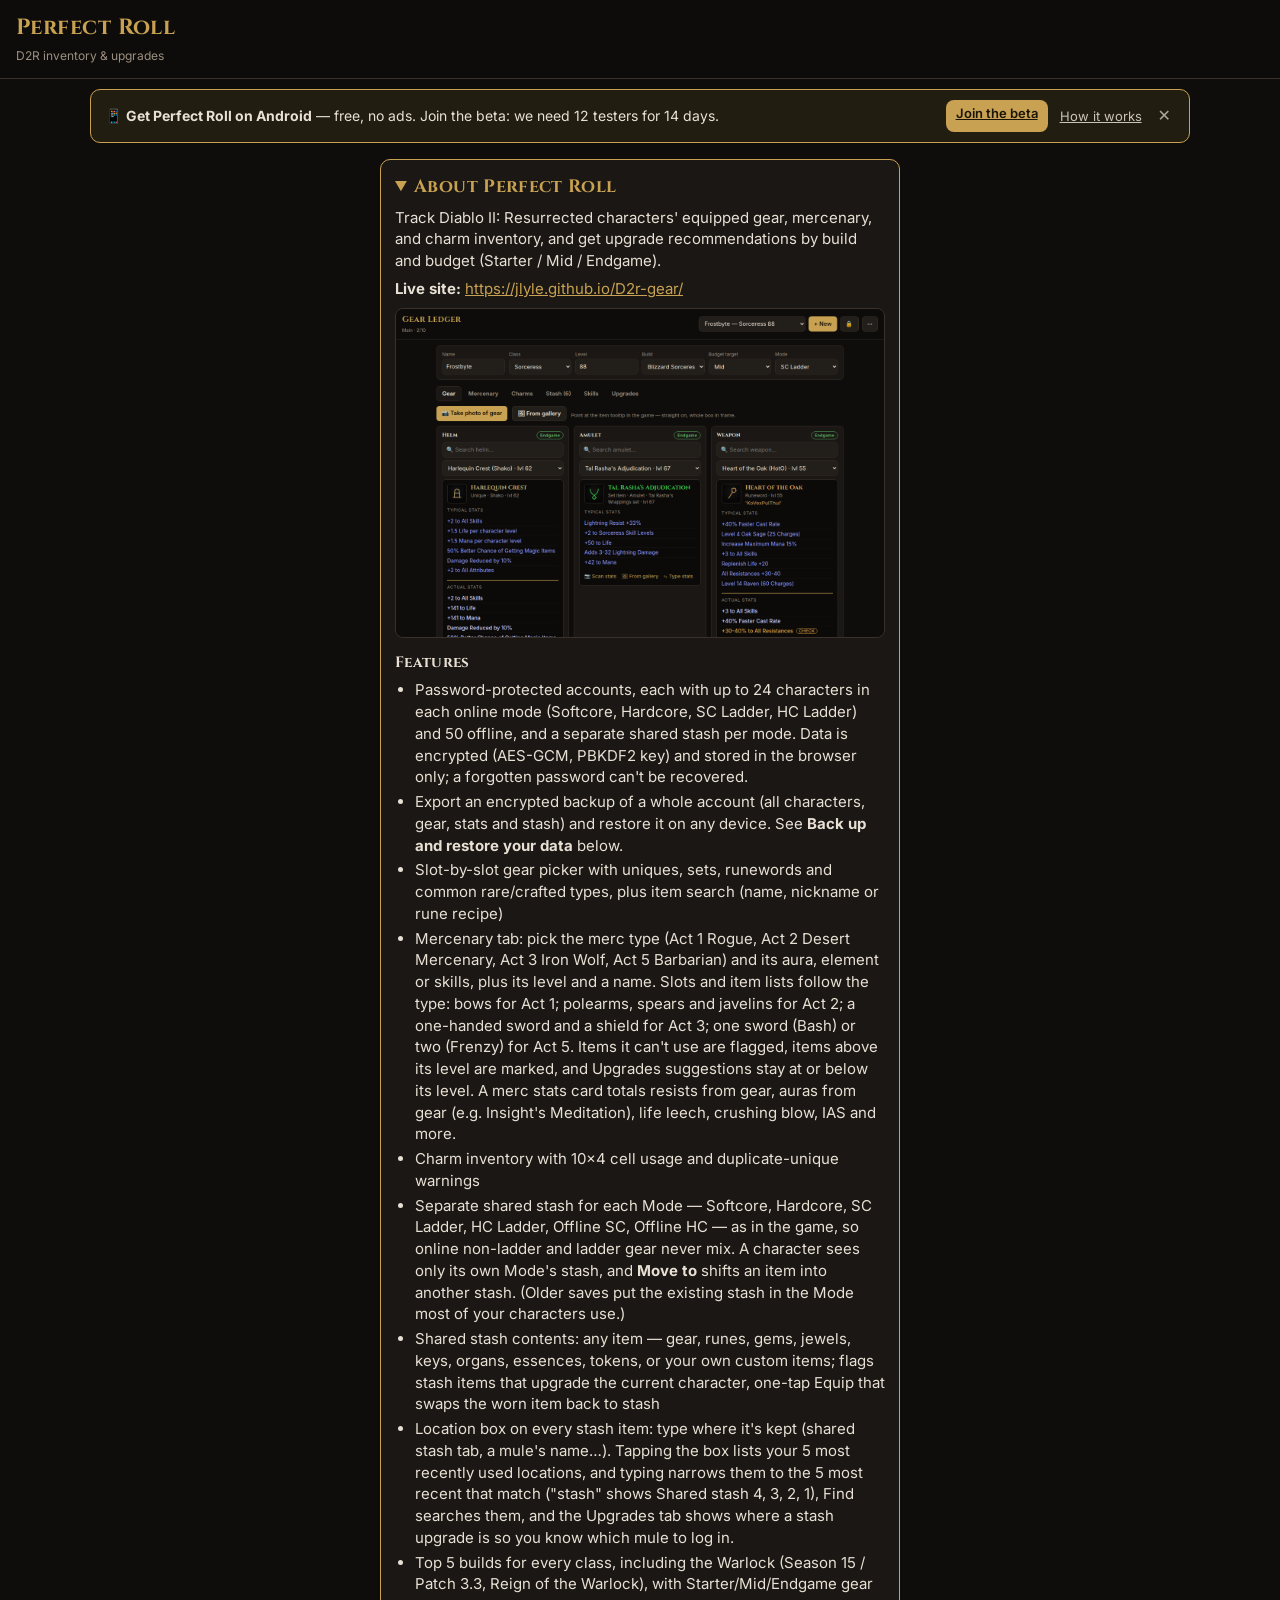
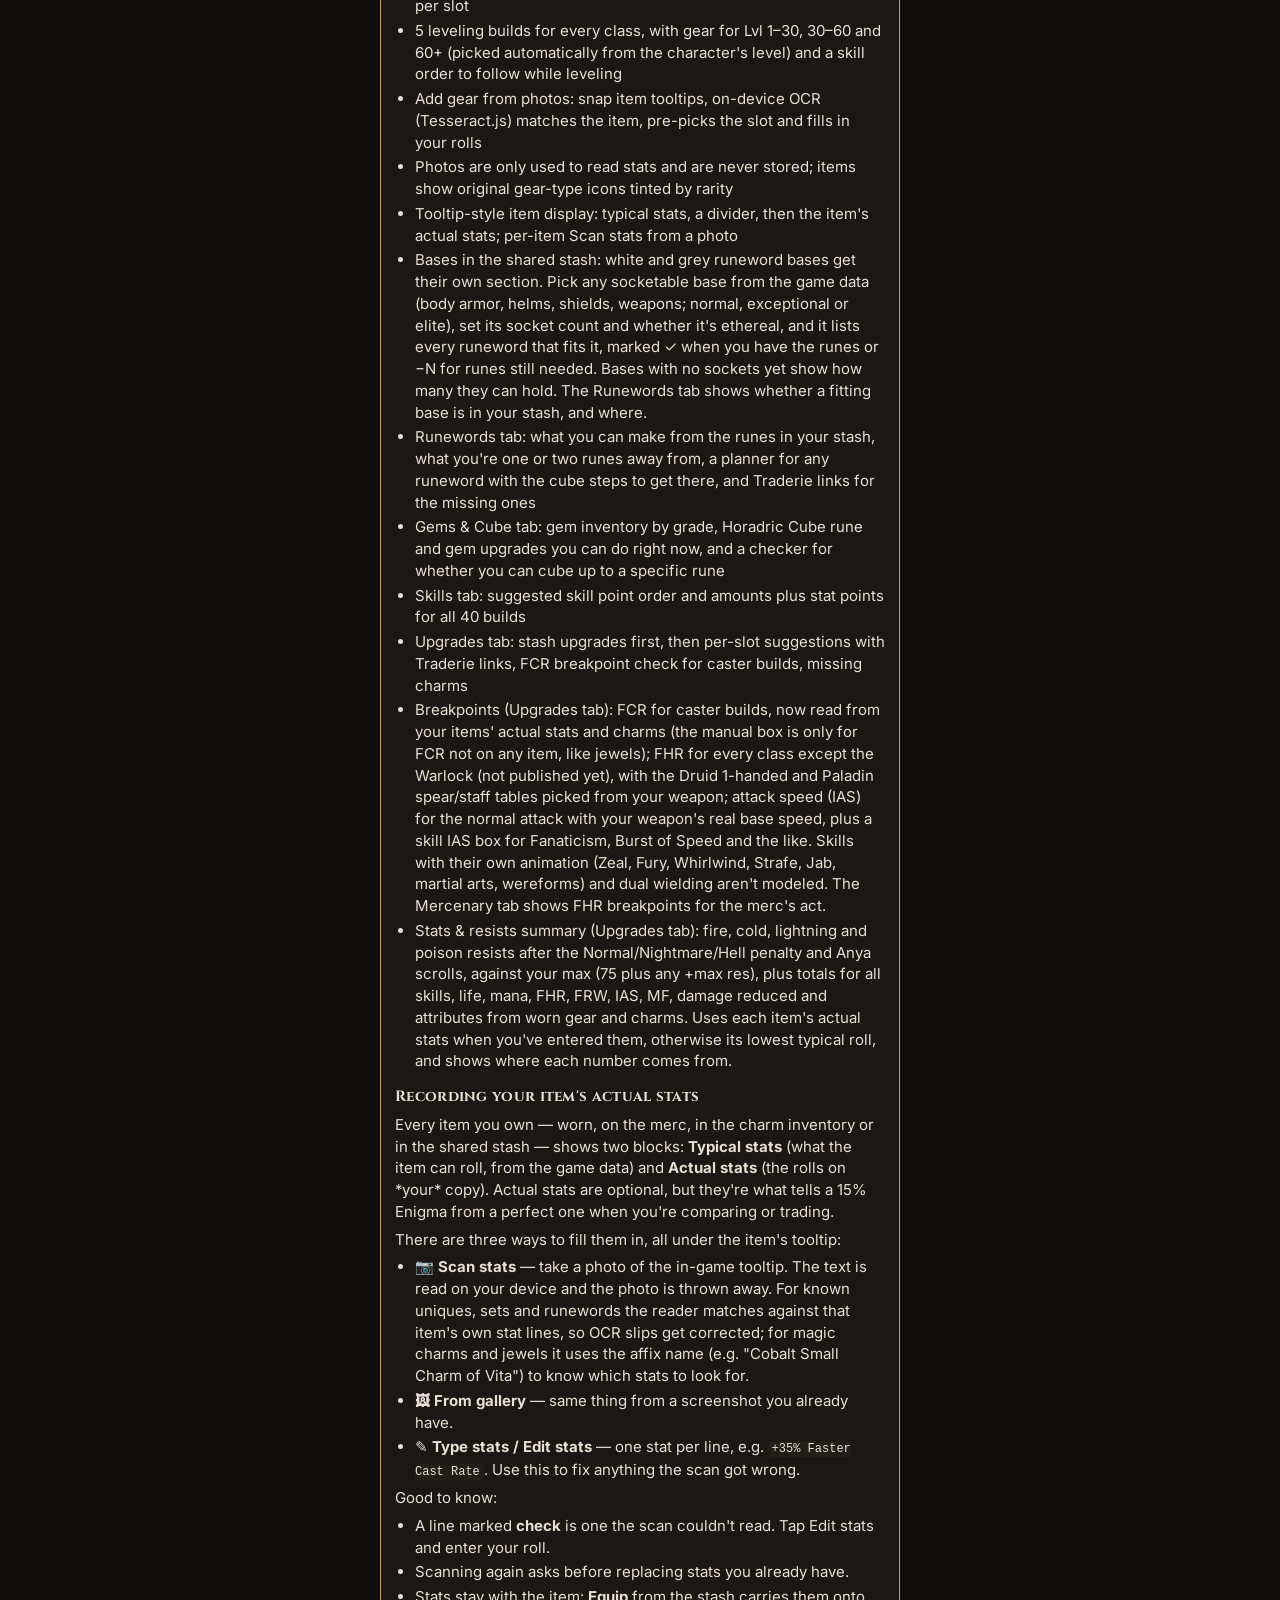
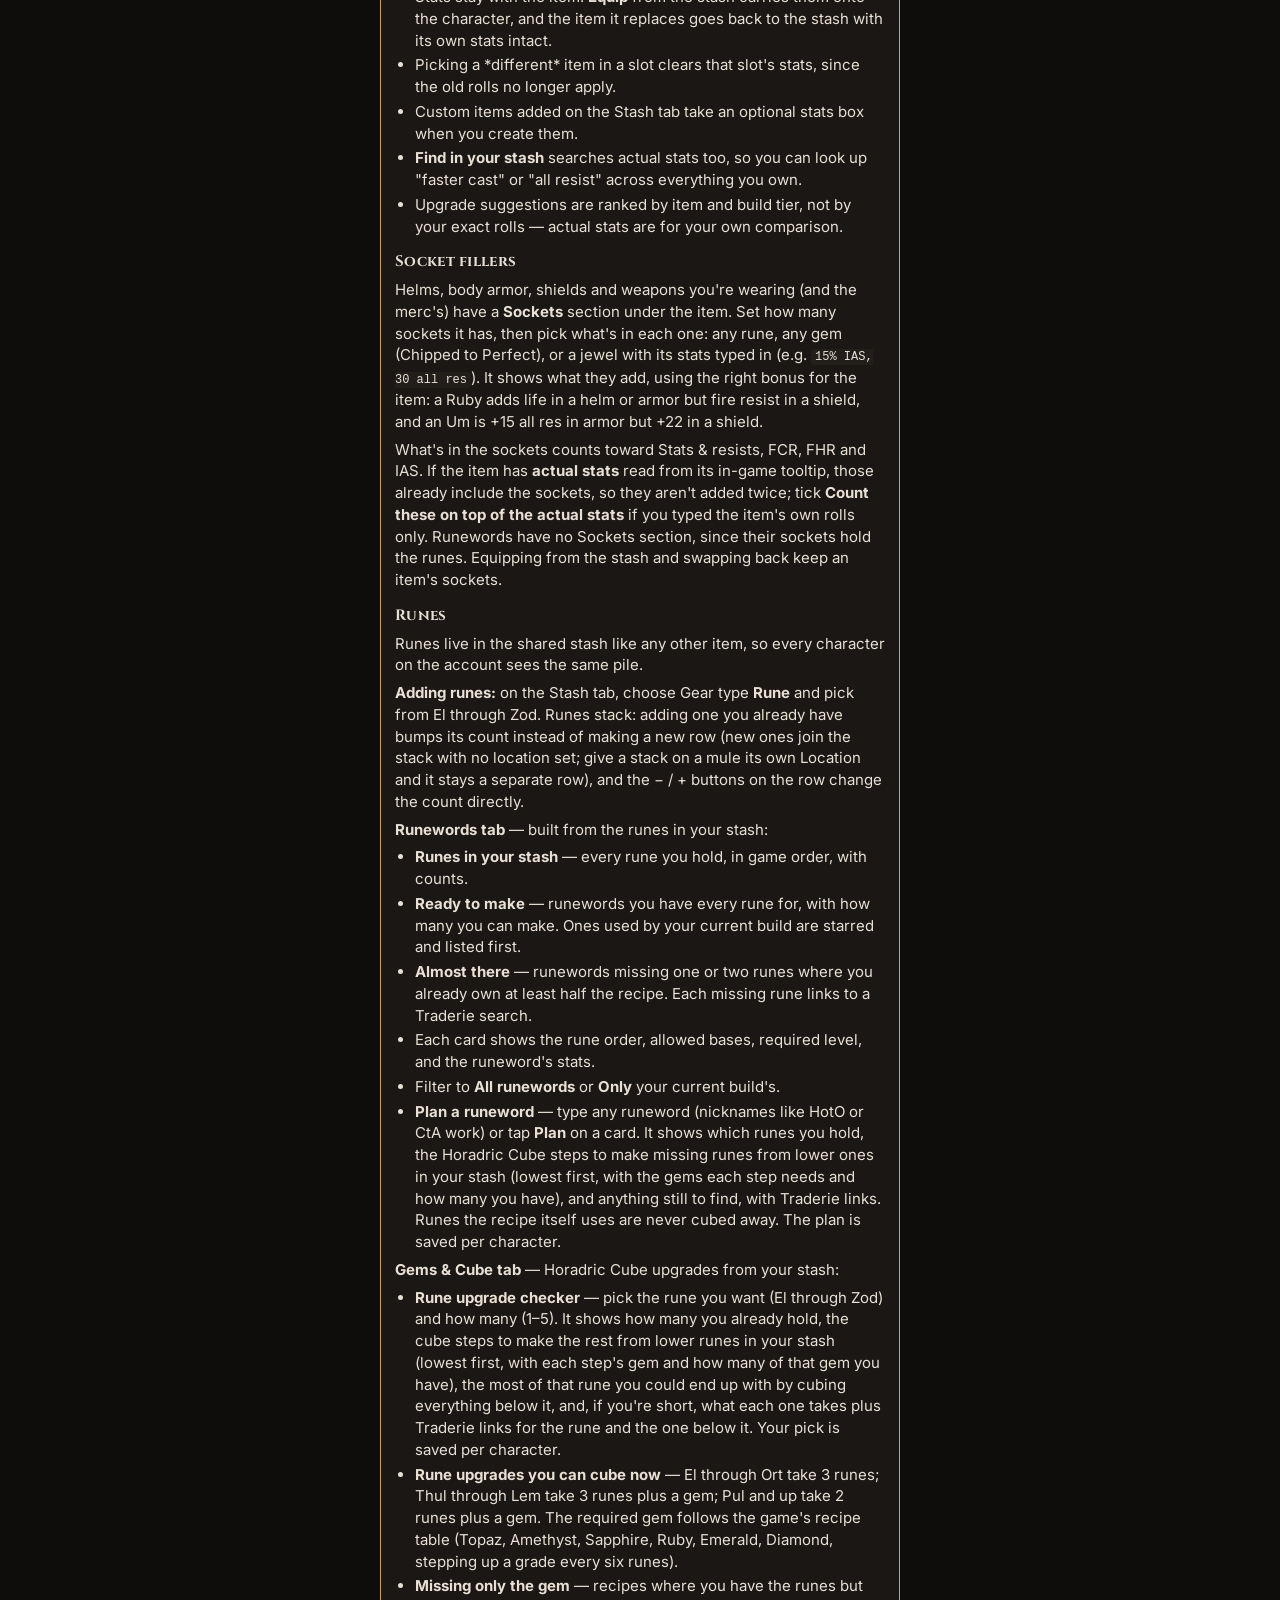
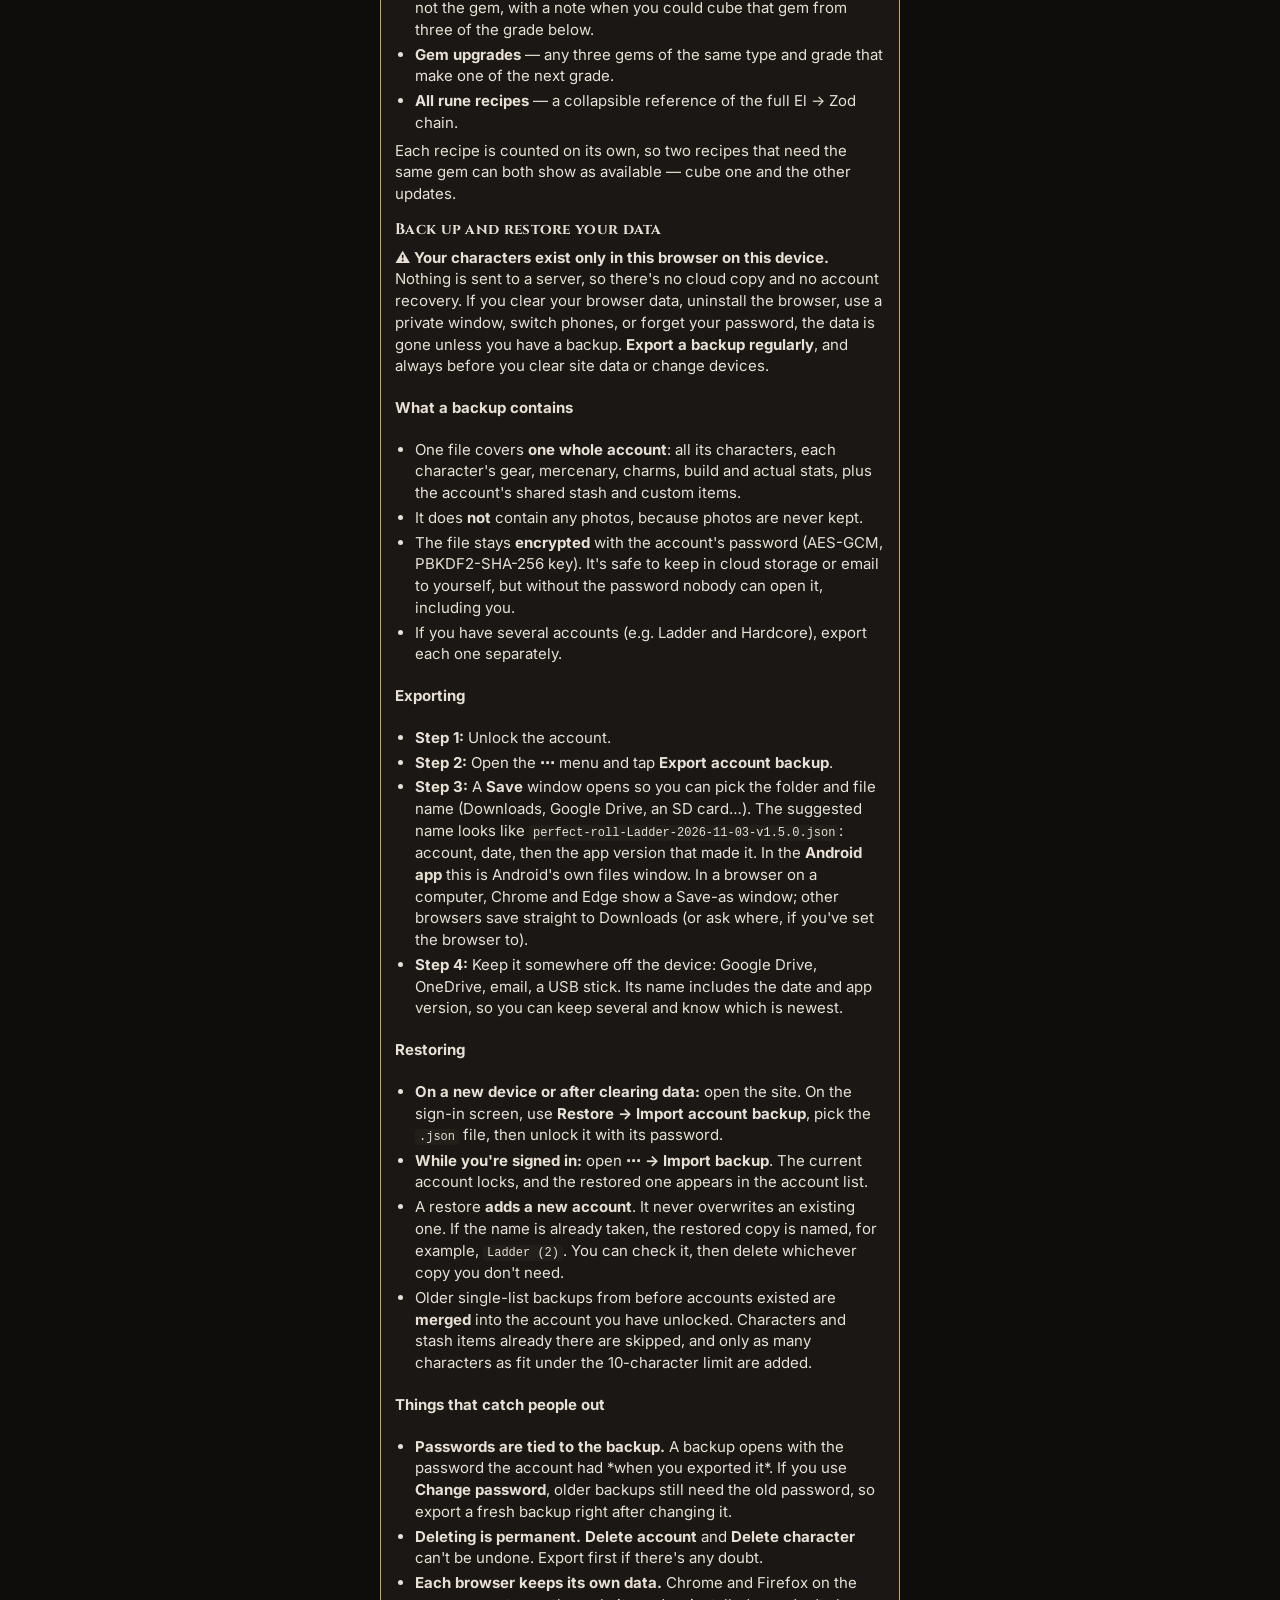
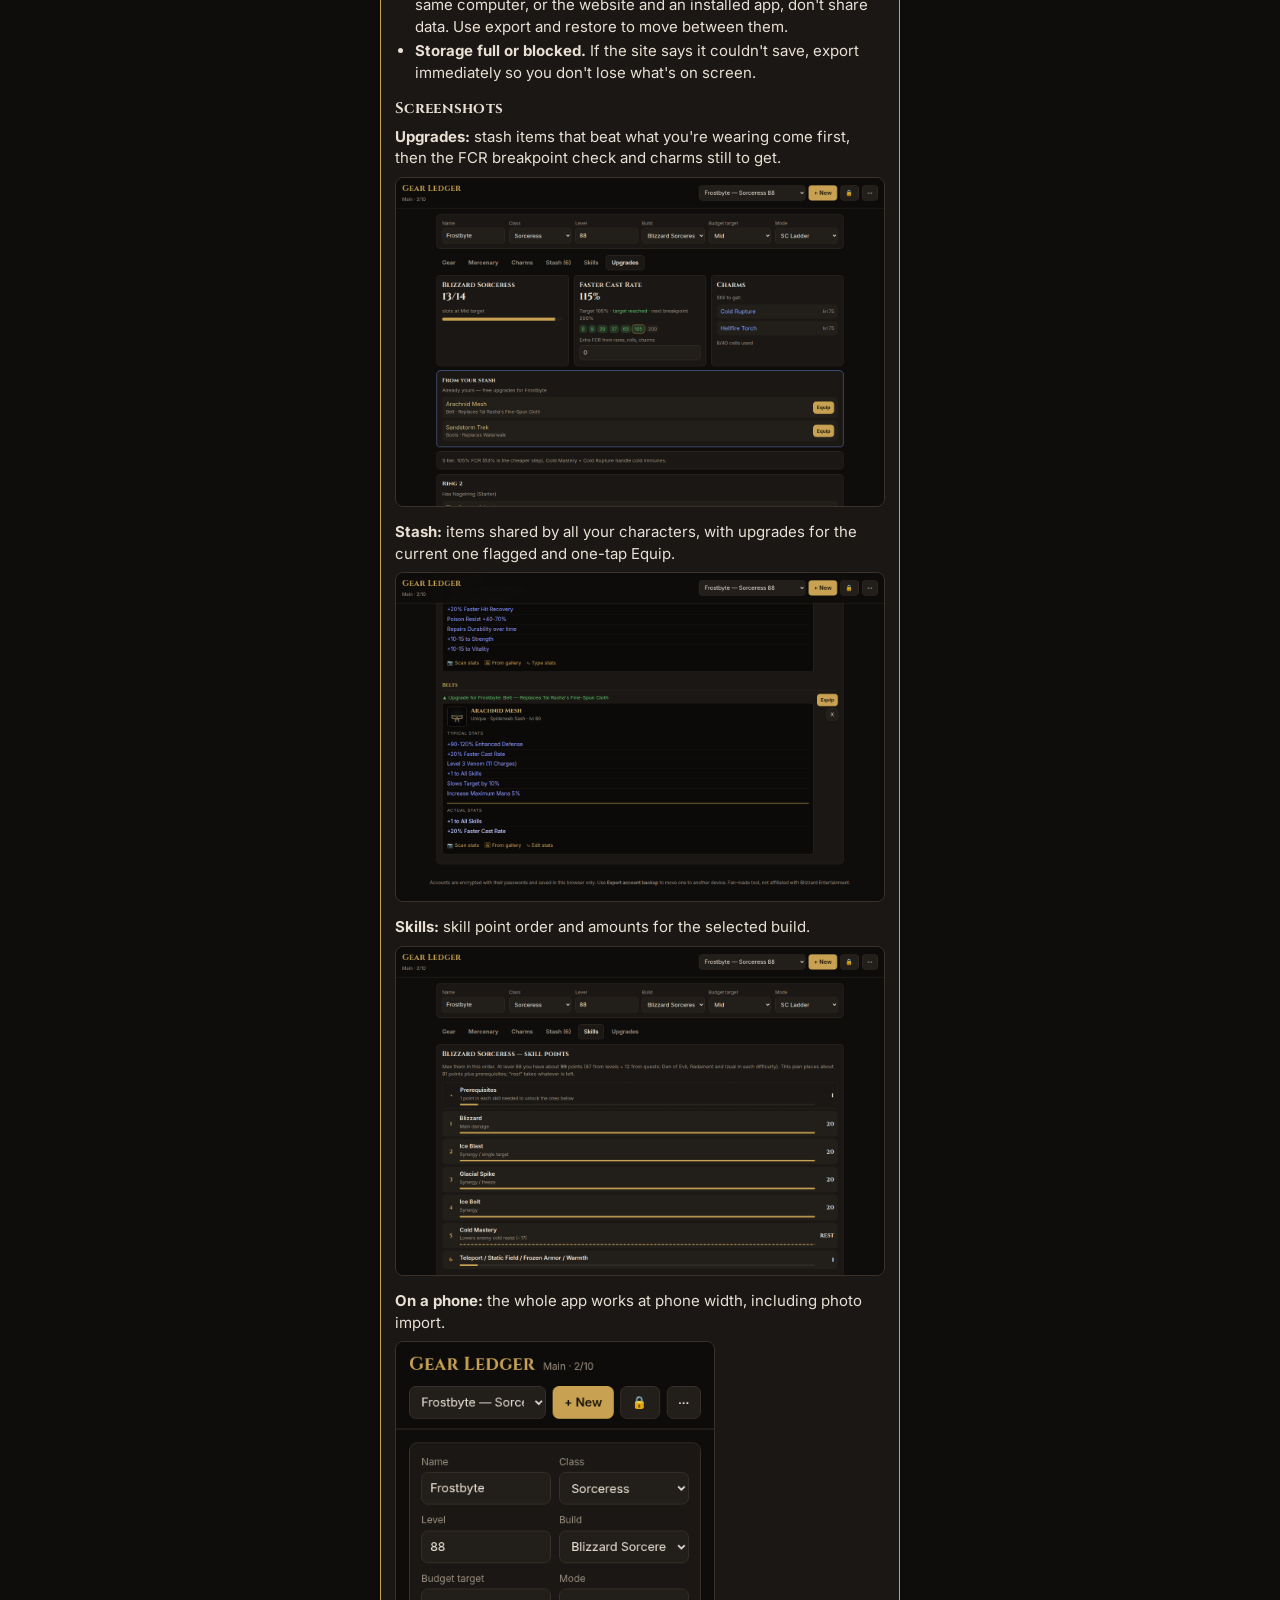
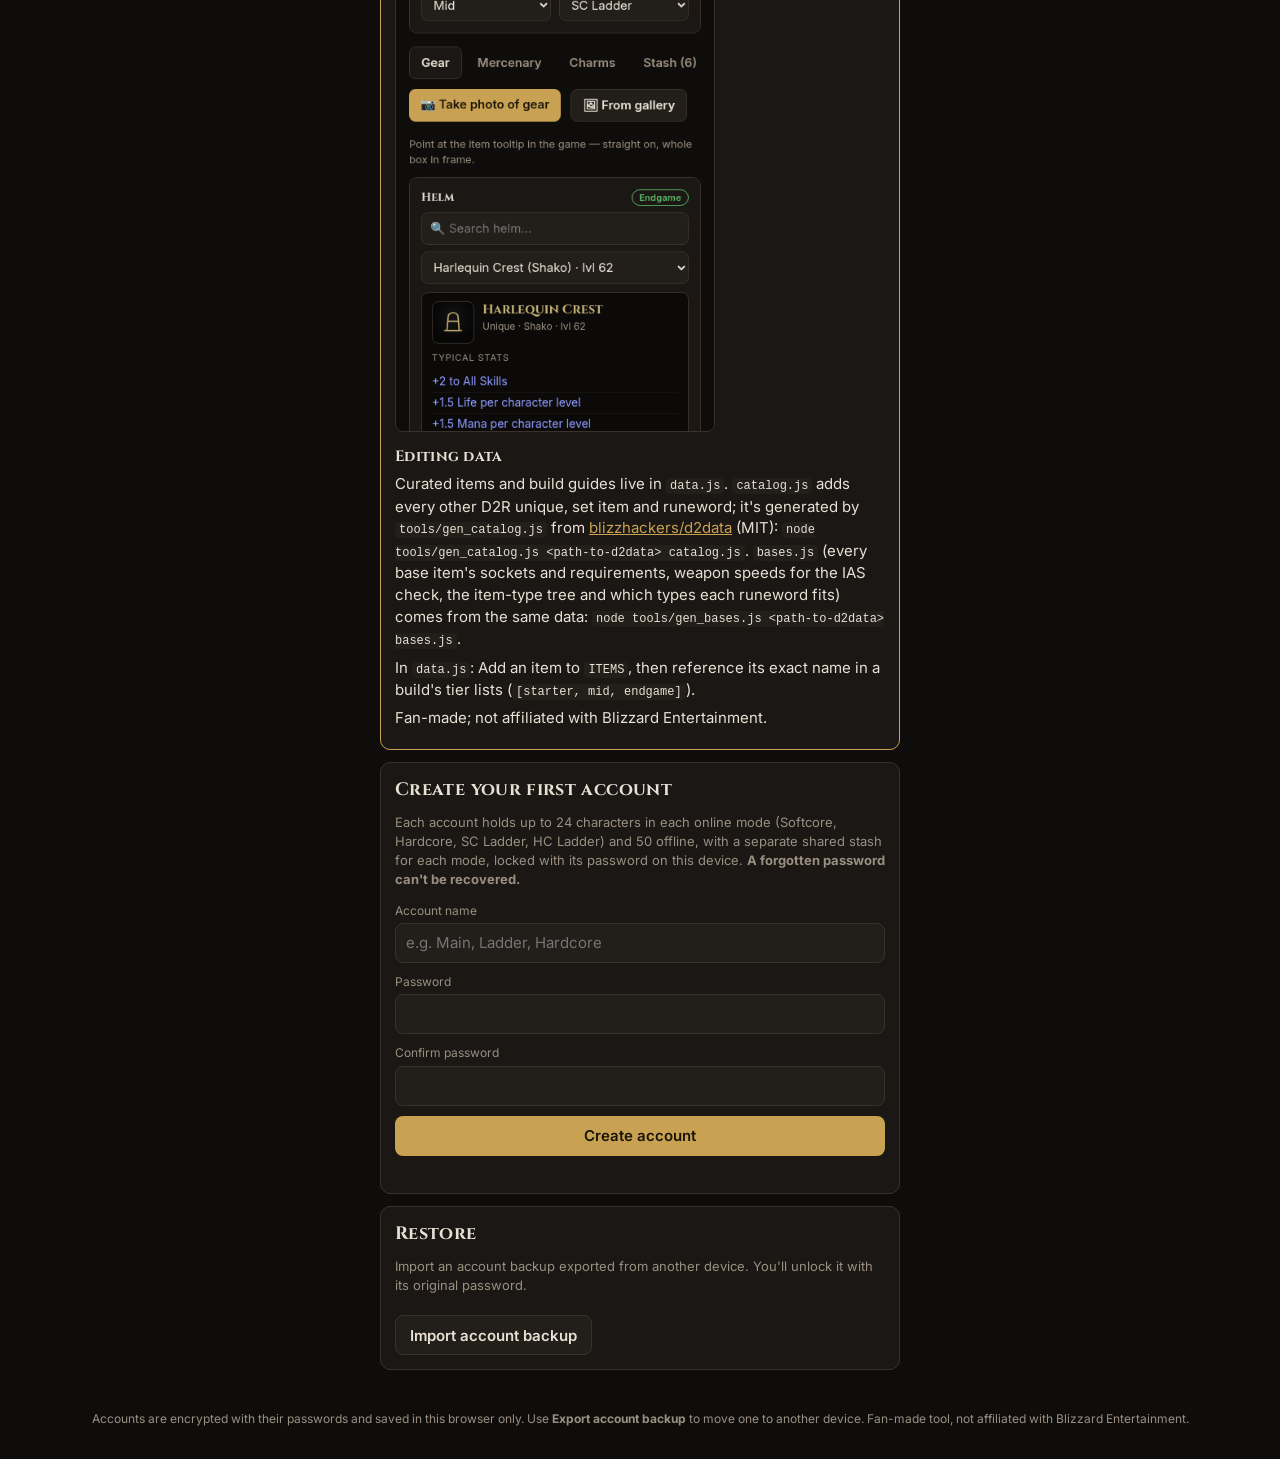
<file: index.html>
<!doctype html>
<html lang="en">
<head>
  <meta charset="utf-8">
  <meta name="viewport" content="width=device-width, initial-scale=1">
  <title>Perfect Roll</title>
  <meta name="description" content="Track Diablo II: Resurrected character gear, charms, stash and mercenary, and get upgrade recommendations by build and budget.">
  <link rel="preconnect" href="https://fonts.googleapis.com">
  <link rel="preconnect" href="https://fonts.gstatic.com" crossorigin>
  <link href="https://fonts.googleapis.com/css2?family=Cinzel:wght@600;700&family=Inter:wght@400;500;600&display=swap" rel="stylesheet">
  <link rel="stylesheet" href="styles.css?v=202611181015">
</head>
<body class="locked">
  <header class="top">
    <div class="brand">
      <h1>Perfect Roll</h1>
      <span class="sub" id="acctName">D2R inventory &amp; upgrades</span>
    </div>
    <div class="roster">
      <select id="charSelect" aria-label="Character"></select>
      <button id="newChar" class="btn">+ New</button>
      <button id="lockBtn" class="btn ghost" title="Lock account" aria-label="Lock account">🔒</button>
      <details class="menu">
        <summary class="btn ghost" aria-label="More">⋯</summary>
        <div class="menu-pop">
          <button id="exportBtn">Export account backup</button>
          <label class="file-label">Import backup<input id="importFile" type="file"></label>
          <button id="changePw">Change password</button>
          <button id="deleteChar" class="danger">Delete character</button>
          <button id="deleteAcct" class="danger">Delete account</button>
        </div>
      </details>
    </div>
  </header>

  <!-- Beta call-out for website visitors. Hidden inside the Android app and once dismissed.
       Remove when the app is public on Google Play. -->
  <aside id="betaBanner" class="beta-banner" hidden>
    <span>📱 <b>Get Perfect Roll on Android</b> — free, no ads. Join the beta: we need 12 testers for 14 days.</span>
    <span class="beta-actions">
      <a class="btn small" href="https://groups.google.com/g/perfect-roll-testers" target="_blank" rel="noopener">Join the beta</a>
      <a class="beta-how" href="testing.html">How it works</a>
      <button type="button" class="beta-x" id="betaClose" aria-label="Hide this message">✕</button>
    </span>
  </aside>
  <script>
    (function () {
      var KEY = "perfectRoll.betaBannerHidden";
      var b = document.getElementById("betaBanner");
      var hidden = false;
      try { hidden = localStorage.getItem(KEY) === "1"; } catch (e) {}
      var inApp = !!(window.Capacitor && window.Capacitor.isNativePlatform && window.Capacitor.isNativePlatform());
      if (!b || hidden || inApp) return;
      b.hidden = false;
      document.getElementById("betaClose").onclick = function () {
        b.hidden = true;
        try { localStorage.setItem(KEY, "1"); } catch (e) {}
      };
    })();
  </script>

  <main id="app"></main>

  <dialog id="scanDialog" class="scan-dialog"></dialog>
  <div id="scanStatus" class="toast" role="status" hidden></div>

  <dialog id="pwDialog">
    <form method="dialog" class="stack">
      <h2>Change password</h2>
      <label class="field"><span>New password</span><input type="password" id="pw1" autocomplete="new-password"></label>
      <label class="field"><span>Confirm new password</span><input type="password" id="pw2" autocomplete="new-password"></label>
      <p class="err" id="pwErr"></p>
      <div class="row-btns end">
        <button class="btn ghost" value="cancel" formnovalidate>Cancel</button>
        <button class="btn" value="ok">Save</button>
      </div>
    </form>
  </dialog>

  <footer class="foot">
    Accounts are encrypted with their passwords and saved in this browser only.
    Use <b>Export account backup</b> to move one to another device.
    Fan-made tool, not affiliated with Blizzard Entertainment.
  </footer>

  <script src="data.js?v=202611181015"></script>
  <script src="catalog.js?v=202611181015"></script>
  <script src="bases.js?v=202611181015"></script>
  <script src="icons.js?v=202611181015"></script>
  <script src="statclean.js?v=202611181015"></script>
  <script src="skills.js?v=202611181015"></script>
  <script src="app.js?v=202611181015"></script>
</body>
</html>
</file>
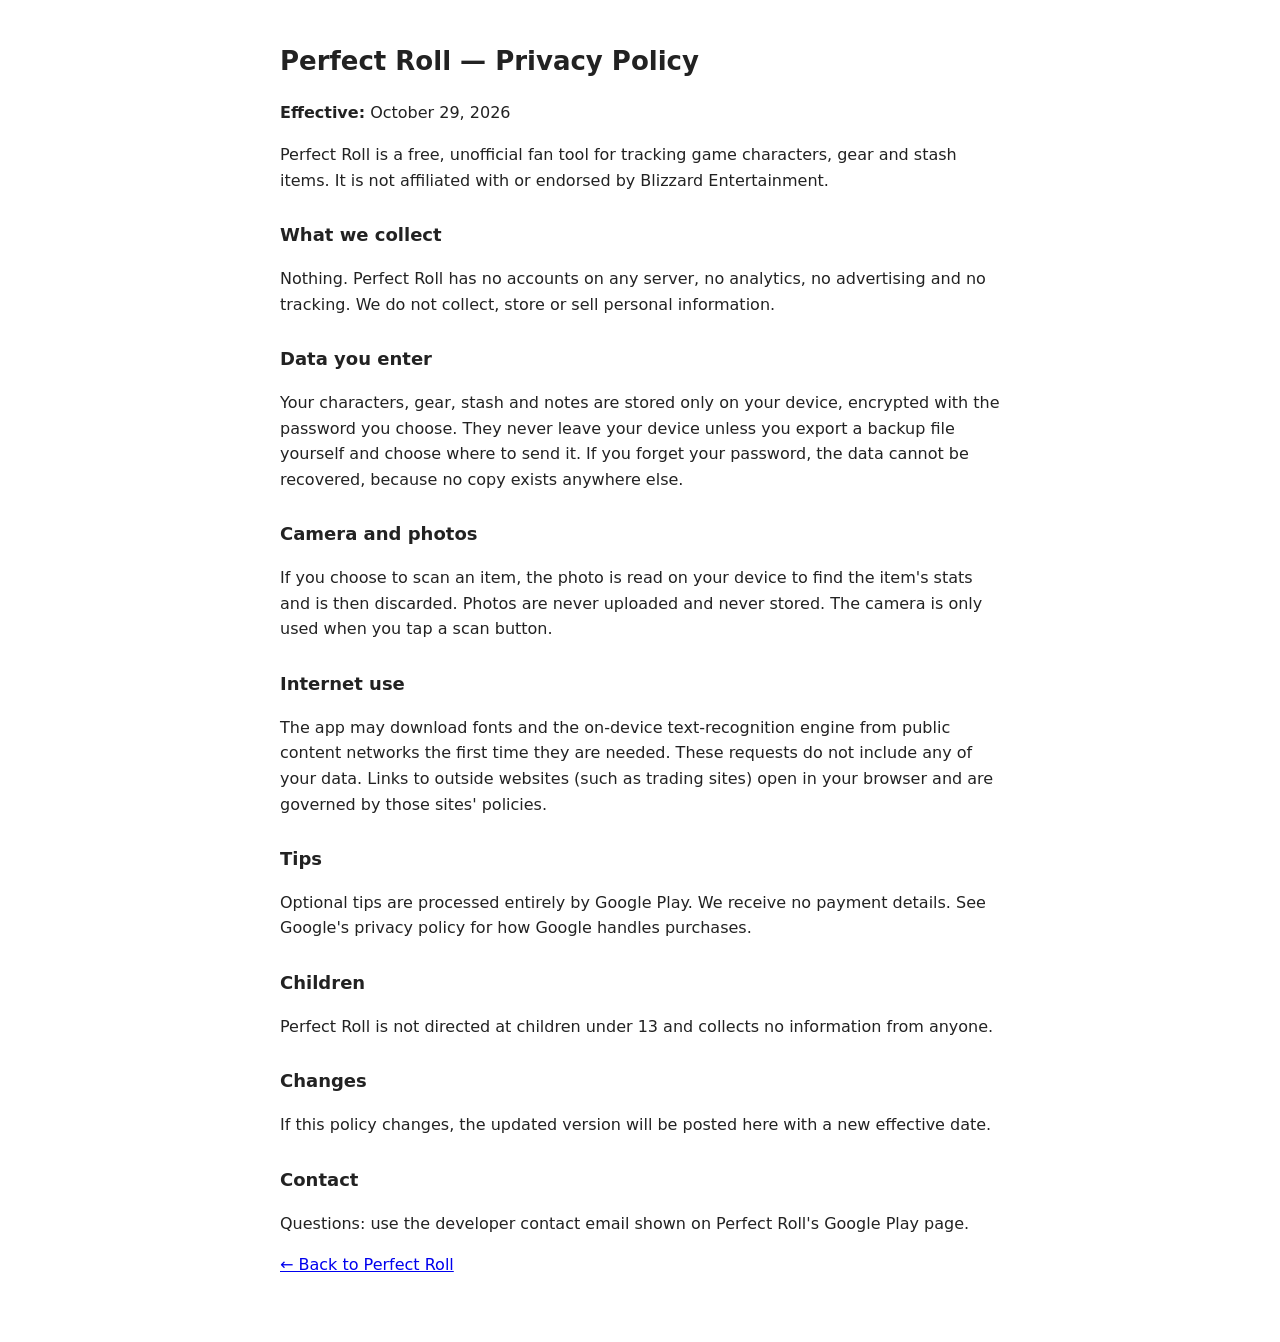
<file: privacy.html>
<!doctype html>
<html lang="en">
<head>
  <meta charset="utf-8">
  <meta name="viewport" content="width=device-width, initial-scale=1">
  <title>Perfect Roll — Privacy Policy</title>
  <style>
    body { font: 16px/1.6 system-ui, sans-serif; max-width: 720px; margin: 0 auto; padding: 24px 16px 48px; color: #222; background: #fff; }
    h1 { font-size: 26px; } h2 { font-size: 18px; margin-top: 28px; }
    @media (prefers-color-scheme: dark) { body { color: #e8e0d4; background: #0f0d0b; } a { color: #c8a252; } }
  </style>
</head>
<body>
<main>
  <h1>Perfect Roll — Privacy Policy</h1>
  <p><b>Effective:</b> October 29, 2026</p>
  <p>Perfect Roll is a free, unofficial fan tool for tracking game characters, gear and stash items. It is not affiliated with or endorsed by Blizzard Entertainment.</p>

  <h2>What we collect</h2>
  <p>Nothing. Perfect Roll has no accounts on any server, no analytics, no advertising and no tracking. We do not collect, store or sell personal information.</p>

  <h2>Data you enter</h2>
  <p>Your characters, gear, stash and notes are stored only on your device, encrypted with the password you choose. They never leave your device unless you export a backup file yourself and choose where to send it. If you forget your password, the data cannot be recovered, because no copy exists anywhere else.</p>

  <h2>Camera and photos</h2>
  <p>If you choose to scan an item, the photo is read on your device to find the item's stats and is then discarded. Photos are never uploaded and never stored. The camera is only used when you tap a scan button.</p>

  <h2>Internet use</h2>
  <p>The app may download fonts and the on-device text-recognition engine from public content networks the first time they are needed. These requests do not include any of your data. Links to outside websites (such as trading sites) open in your browser and are governed by those sites' policies.</p>

  <h2>Tips</h2>
  <p>Optional tips are processed entirely by Google Play. We receive no payment details. See Google's privacy policy for how Google handles purchases.</p>

  <h2>Children</h2>
  <p>Perfect Roll is not directed at children under 13 and collects no information from anyone.</p>

  <h2>Changes</h2>
  <p>If this policy changes, the updated version will be posted here with a new effective date.</p>

  <h2>Contact</h2>
  <p>Questions: use the developer contact email shown on Perfect Roll's Google Play page.</p>
  <p><a href="./">← Back to Perfect Roll</a></p>
</main>
</body>
</html>
</file>
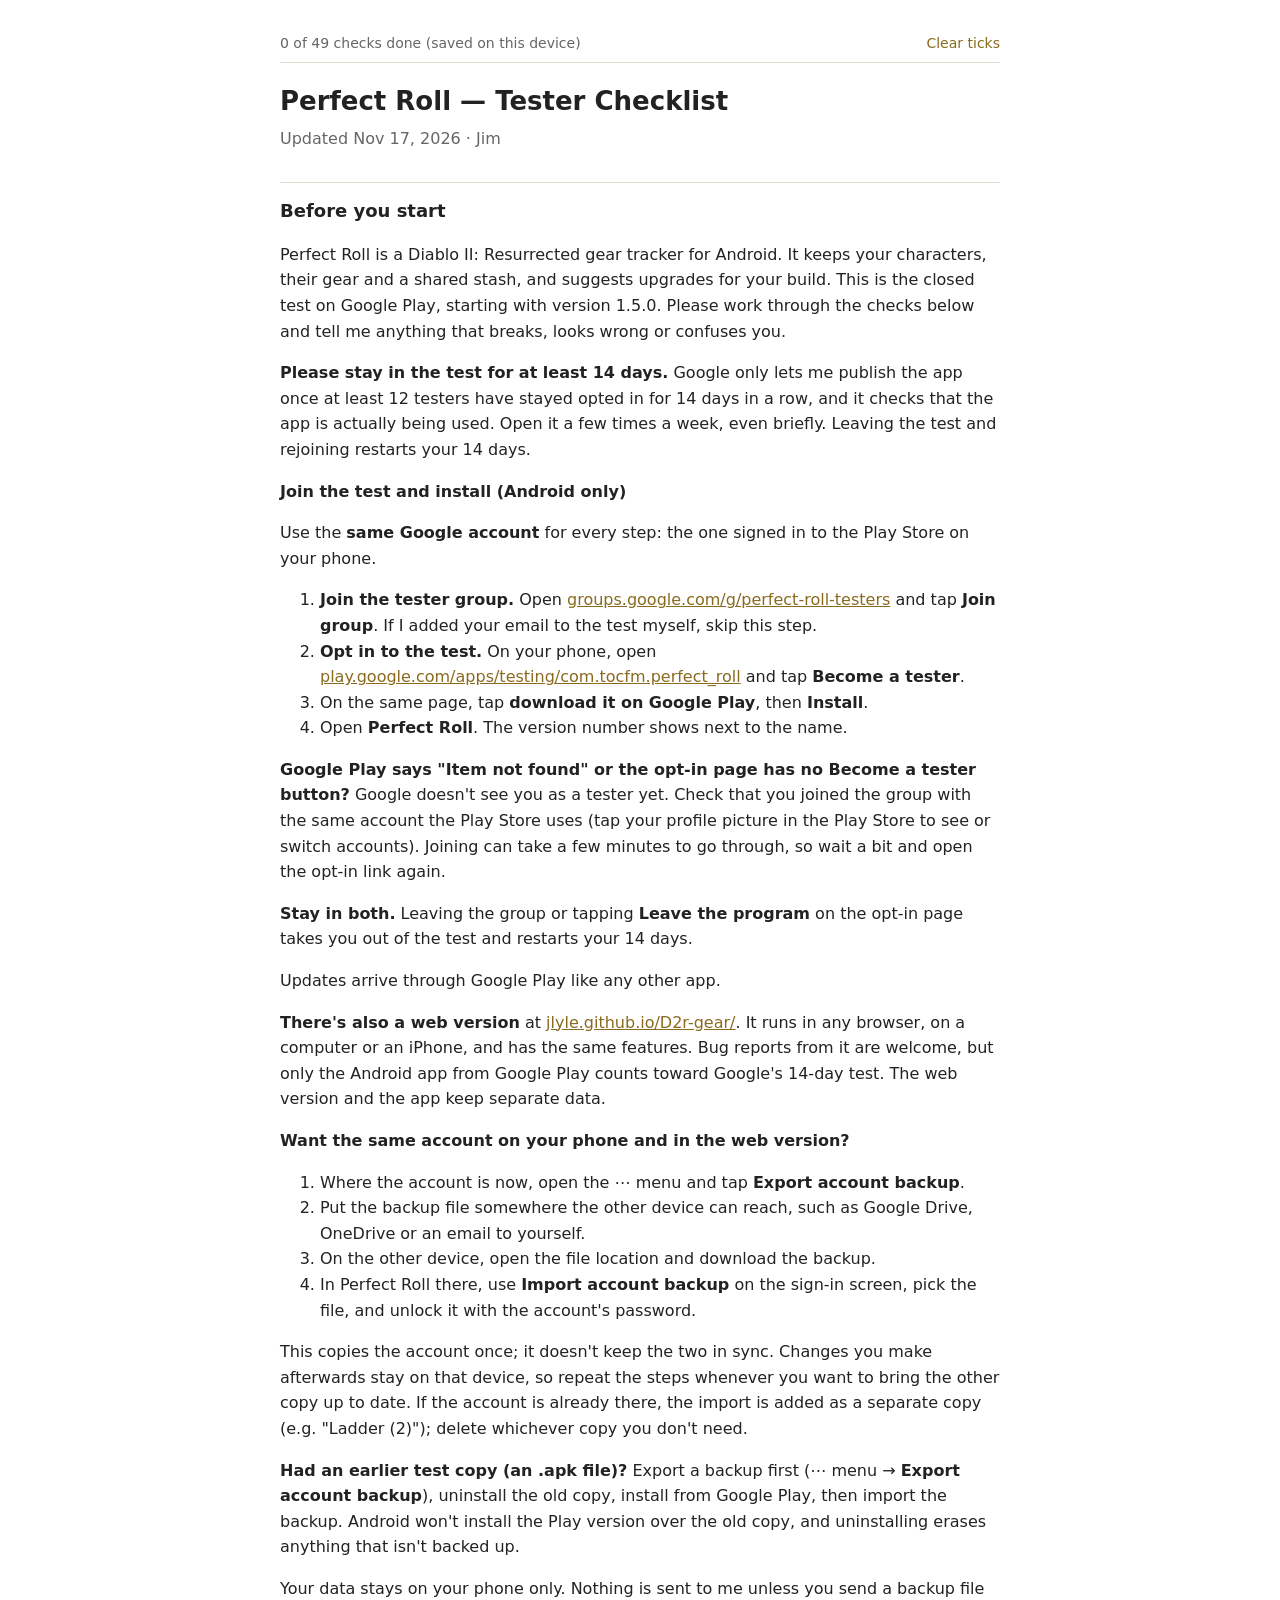
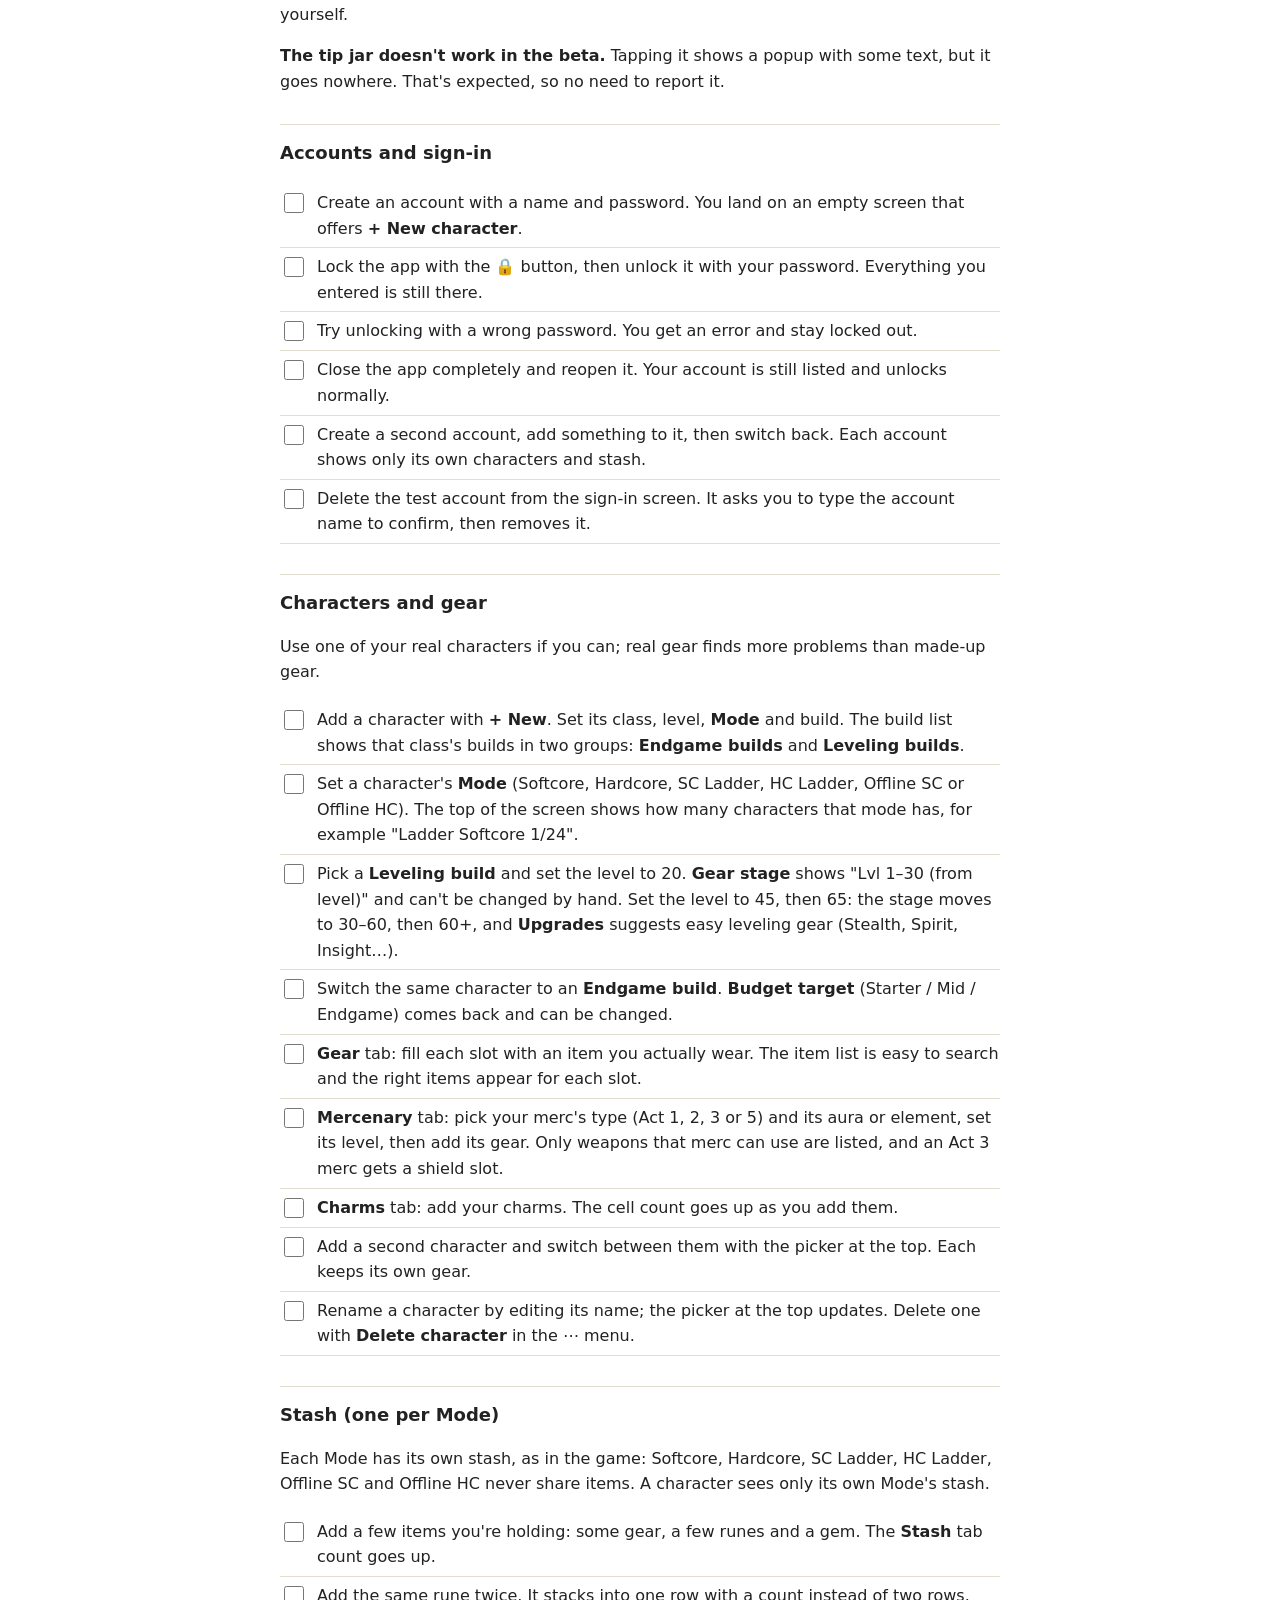
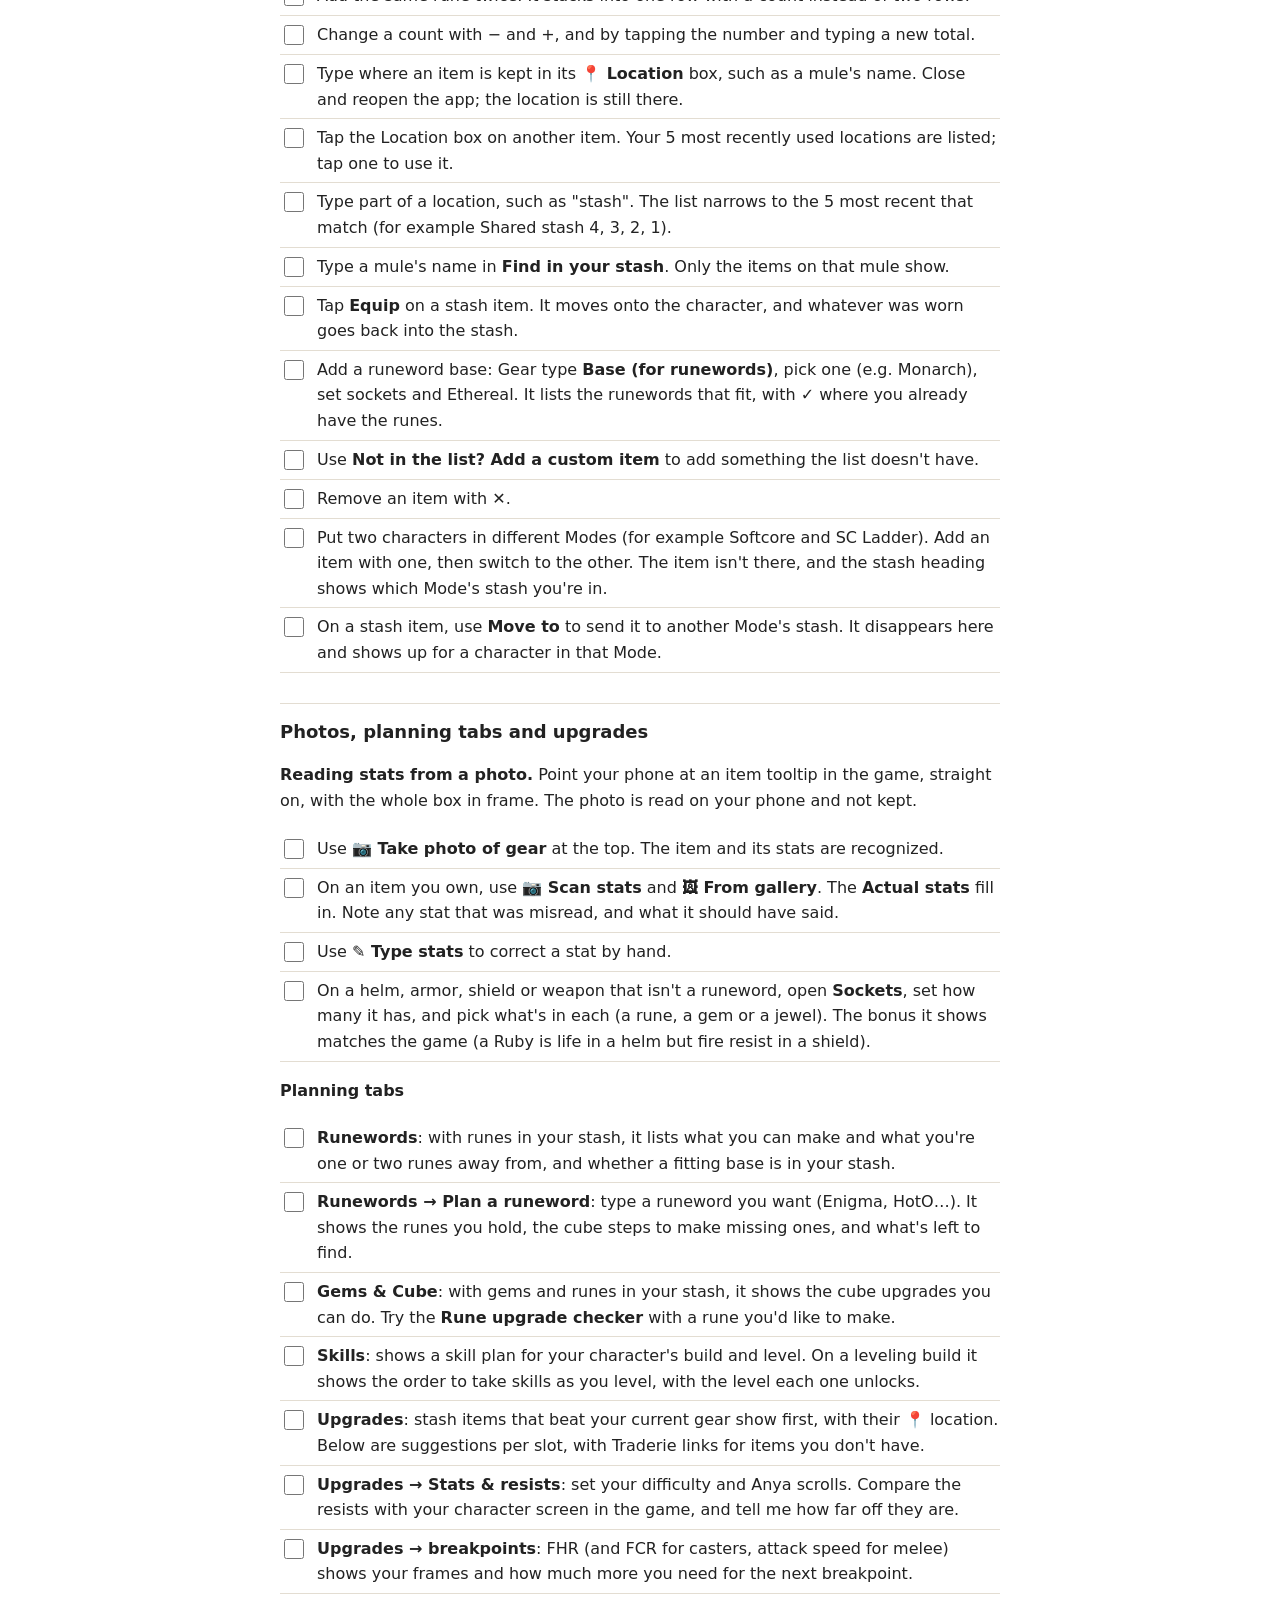
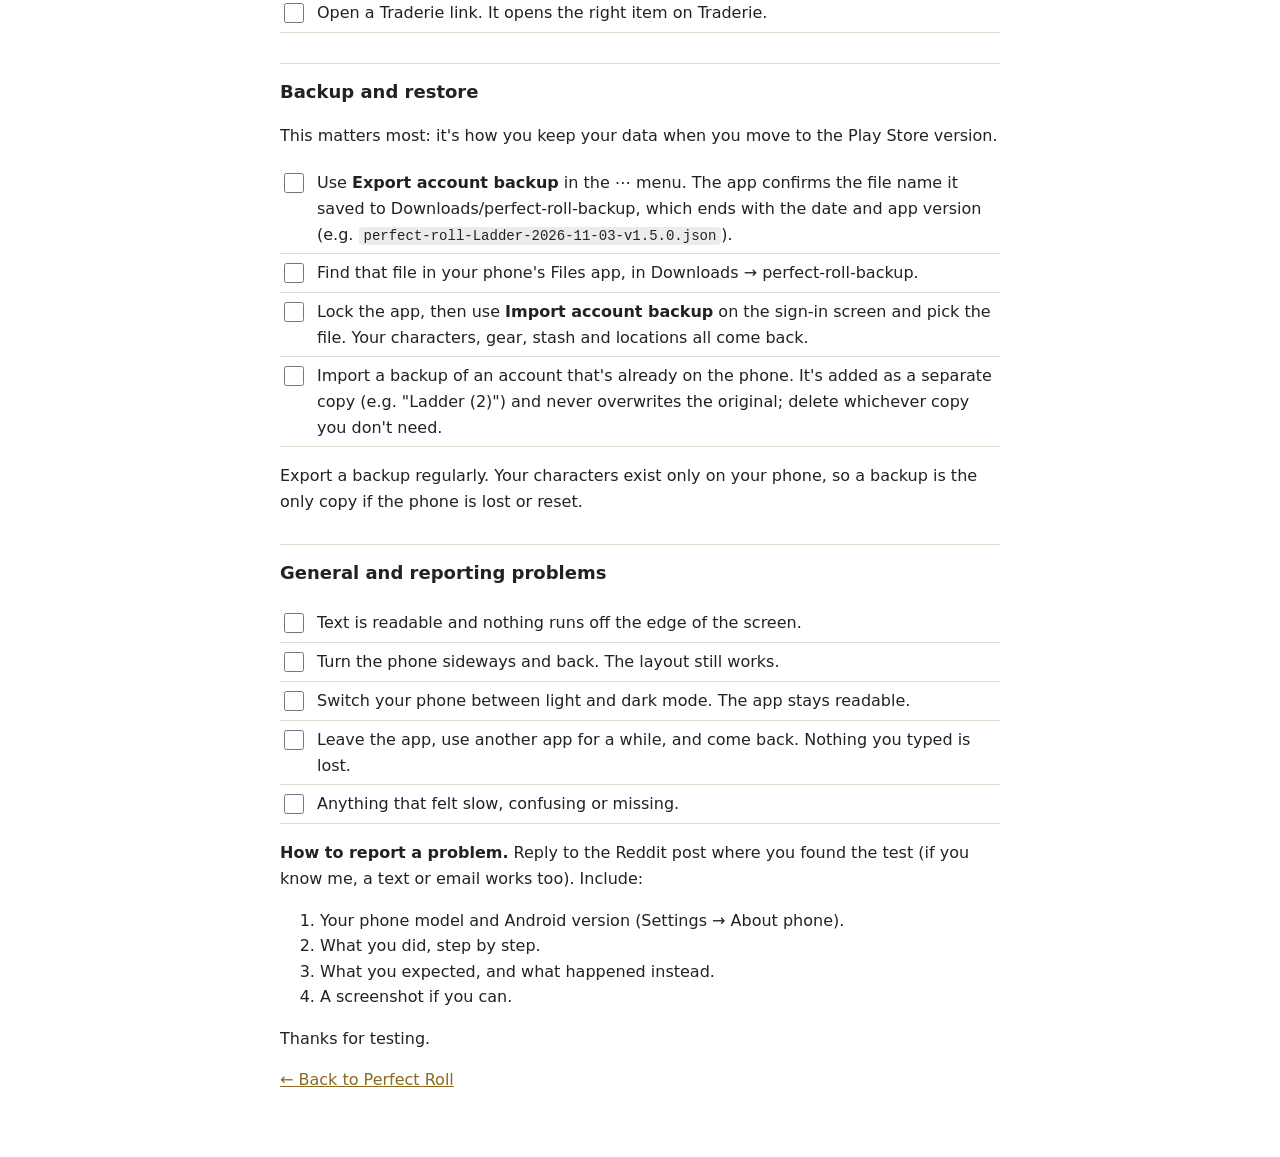
<file: testing.html>
<!doctype html>
<html lang="en">
<head>
  <meta charset="utf-8">
  <meta name="viewport" content="width=device-width, initial-scale=1">
  <title>Perfect Roll — Tester Checklist</title>
  <meta name="robots" content="noindex">
  <style>
    :root { --fg: #222; --bg: #fff; --muted: #666; --line: #e3ddd2; --accent: #8a6a1f; --done: #2f7d3a; }
    @media (prefers-color-scheme: dark) { :root { --fg: #e8e0d4; --bg: #0f0d0b; --muted: #a59a8a; --line: #2e2922; --accent: #c8a252; --done: #5fbf6a; } }
    body { font: 16px/1.6 system-ui, sans-serif; max-width: 720px; margin: 0 auto; padding: 24px 16px 48px; color: var(--fg); background: var(--bg); }
    h1 { font-size: 26px; margin-bottom: 0; } h1 + p { color: var(--muted); margin-top: 4px; }
    h2 { font-size: 18px; margin-top: 30px; padding-top: 14px; border-top: 1px solid var(--line); }
    a { color: var(--accent); }
    code { font-size: 14px; background: rgba(127,127,127,.15); padding: 1px 5px; border-radius: 4px; word-break: break-all; }
    ul.checks { list-style: none; padding: 0; }
    ul.checks li { padding: 6px 0; border-bottom: 1px solid var(--line); }
    ul.checks label { display: flex; gap: 10px; align-items: flex-start; cursor: pointer; }
    ul.checks input { width: 20px; height: 20px; margin-top: 3px; flex: none; accent-color: var(--done); }
    ul.checks input:checked + span { color: var(--muted); text-decoration: line-through; text-decoration-color: var(--done); }
    .progress { position: sticky; top: 0; background: var(--bg); padding: 8px 0; border-bottom: 1px solid var(--line); font-size: 14px; color: var(--muted); z-index: 1; }
    .progress button { float: right; font: inherit; color: var(--accent); background: none; border: 0; cursor: pointer; padding: 0; }
  </style>
</head>
<body>
<main>
<div class="progress"><span id="prog"></span><button type="button" id="reset">Clear ticks</button></div>
<h1>Perfect Roll — Tester Checklist</h1>
<p>Updated Nov 17, 2026 · Jim</p>
<h2>Before you start</h2>
<p>Perfect Roll is a Diablo II: Resurrected gear tracker for Android. It keeps your characters, their gear and a shared stash, and suggests upgrades for your build. This is the closed test on Google Play, starting with version 1.5.0. Please work through the checks below and tell me anything that breaks, looks wrong or confuses you.</p>
<p><b>Please stay in the test for at least 14 days.</b> Google only lets me publish the app once at least 12 testers have stayed opted in for 14 days in a row, and it checks that the app is actually being used. Open it a few times a week, even briefly. Leaving the test and rejoining restarts your 14 days.</p>
<p><b>Join the test and install (Android only)</b></p>
<p>Use the <b>same Google account</b> for every step: the one signed in to the Play Store on your phone.</p>
<ol>
<li><b>Join the tester group.</b> Open <a href="https://groups.google.com/g/perfect-roll-testers">groups.google.com/g/perfect-roll-testers</a> and tap <b>Join group</b>. If I added your email to the test myself, skip this step.</li>
<li><b>Opt in to the test.</b> On your phone, open <a href="https://play.google.com/apps/testing/com.tocfm.perfect_roll">play.google.com/apps/testing/com.tocfm.perfect_roll</a> and tap <b>Become a tester</b>.</li>
<li>On the same page, tap <b>download it on Google Play</b>, then <b>Install</b>.</li>
<li>Open <b>Perfect Roll</b>. The version number shows next to the name.</li>
</ol>
<p><b>Google Play says "Item not found" or the opt-in page has no Become a tester button?</b> Google doesn't see you as a tester yet. Check that you joined the group with the same account the Play Store uses (tap your profile picture in the Play Store to see or switch accounts). Joining can take a few minutes to go through, so wait a bit and open the opt-in link again.</p>
<p><b>Stay in both.</b> Leaving the group or tapping <b>Leave the program</b> on the opt-in page takes you out of the test and restarts your 14 days.</p>
<p>Updates arrive through Google Play like any other app.</p>
<p><b>There's also a web version</b> at <a href="https://jlyle.github.io/D2r-gear/">jlyle.github.io/D2r-gear/</a>. It runs in any browser, on a computer or an iPhone, and has the same features. Bug reports from it are welcome, but only the Android app from Google Play counts toward Google's 14-day test. The web version and the app keep separate data.</p>
<p><b>Want the same account on your phone and in the web version?</b></p>
<ol>
<li>Where the account is now, open the ⋯ menu and tap <b>Export account backup</b>.</li>
<li>Put the backup file somewhere the other device can reach, such as Google Drive, OneDrive or an email to yourself.</li>
<li>On the other device, open the file location and download the backup.</li>
<li>In Perfect Roll there, use <b>Import account backup</b> on the sign-in screen, pick the file, and unlock it with the account's password.</li>
</ol>
<p>This copies the account once; it doesn't keep the two in sync. Changes you make afterwards stay on that device, so repeat the steps whenever you want to bring the other copy up to date. If the account is already there, the import is added as a separate copy (e.g. "Ladder (2)"); delete whichever copy you don't need.</p>
<p><b>Had an earlier test copy (an .apk file)?</b> Export a backup first (⋯ menu → <b>Export account backup</b>), uninstall the old copy, install from Google Play, then import the backup. Android won't install the Play version over the old copy, and uninstalling erases anything that isn't backed up.</p>
<p>Your data stays on your phone only. Nothing is sent to me unless you send a backup file yourself.</p>
<p><b>The tip jar doesn't work in the beta.</b> Tapping it shows a popup with some text, but it goes nowhere. That's expected, so no need to report it.</p>
<h2>Accounts and sign-in</h2>
<ul class="checks">
<li><label><input type="checkbox" data-k="c1"> <span>Create an account with a name and password. You land on an empty screen that offers <b>+ New character</b>.</span></label></li>
<li><label><input type="checkbox" data-k="c2"> <span>Lock the app with the 🔒 button, then unlock it with your password. Everything you entered is still there.</span></label></li>
<li><label><input type="checkbox" data-k="c3"> <span>Try unlocking with a wrong password. You get an error and stay locked out.</span></label></li>
<li><label><input type="checkbox" data-k="c4"> <span>Close the app completely and reopen it. Your account is still listed and unlocks normally.</span></label></li>
<li><label><input type="checkbox" data-k="c5"> <span>Create a second account, add something to it, then switch back. Each account shows only its own characters and stash.</span></label></li>
<li><label><input type="checkbox" data-k="c6"> <span>Delete the test account from the sign-in screen. It asks you to type the account name to confirm, then removes it.</span></label></li>
</ul>
<h2>Characters and gear</h2>
<p>Use one of your real characters if you can; real gear finds more problems than made-up gear.</p>
<ul class="checks">
<li><label><input type="checkbox" data-k="c7"> <span>Add a character with <b>+ New</b>. Set its class, level, <b>Mode</b> and build. The build list shows that class's builds in two groups: <b>Endgame builds</b> and <b>Leveling builds</b>.</span></label></li>
<li><label><input type="checkbox" data-k="c45"> <span>Set a character's <b>Mode</b> (Softcore, Hardcore, SC Ladder, HC Ladder, Offline SC or Offline HC). The top of the screen shows how many characters that mode has, for example "Ladder Softcore 1/24".</span></label></li>
<li><label><input type="checkbox" data-k="c46"> <span>Pick a <b>Leveling build</b> and set the level to 20. <b>Gear stage</b> shows "Lvl 1–30 (from level)" and can't be changed by hand. Set the level to 45, then 65: the stage moves to 30–60, then 60+, and <b>Upgrades</b> suggests easy leveling gear (Stealth, Spirit, Insight…).</span></label></li>
<li><label><input type="checkbox" data-k="c47"> <span>Switch the same character to an <b>Endgame build</b>. <b>Budget target</b> (Starter / Mid / Endgame) comes back and can be changed.</span></label></li>
<li><label><input type="checkbox" data-k="c8"> <span><b>Gear</b> tab: fill each slot with an item you actually wear. The item list is easy to search and the right items appear for each slot.</span></label></li>
<li><label><input type="checkbox" data-k="c9"> <span><b>Mercenary</b> tab: pick your merc's type (Act 1, 2, 3 or 5) and its aura or element, set its level, then add its gear. Only weapons that merc can use are listed, and an Act 3 merc gets a shield slot.</span></label></li>
<li><label><input type="checkbox" data-k="c10"> <span><b>Charms</b> tab: add your charms. The cell count goes up as you add them.</span></label></li>
<li><label><input type="checkbox" data-k="c11"> <span>Add a second character and switch between them with the picker at the top. Each keeps its own gear.</span></label></li>
<li><label><input type="checkbox" data-k="c12"> <span>Rename a character by editing its name; the picker at the top updates. Delete one with <b>Delete character</b> in the ⋯ menu.</span></label></li>
</ul>
<h2>Stash (one per Mode)</h2>
<p>Each Mode has its own stash, as in the game: Softcore, Hardcore, SC Ladder, HC Ladder, Offline SC and Offline HC never share items. A character sees only its own Mode's stash.</p>
<ul class="checks">
<li><label><input type="checkbox" data-k="c13"> <span>Add a few items you're holding: some gear, a few runes and a gem. The <b>Stash</b> tab count goes up.</span></label></li>
<li><label><input type="checkbox" data-k="c14"> <span>Add the same rune twice. It stacks into one row with a count instead of two rows.</span></label></li>
<li><label><input type="checkbox" data-k="c15"> <span>Change a count with − and +, and by tapping the number and typing a new total.</span></label></li>
<li><label><input type="checkbox" data-k="c16"> <span>Type where an item is kept in its <b>📍 Location</b> box, such as a mule's name. Close and reopen the app; the location is still there.</span></label></li>
<li><label><input type="checkbox" data-k="c17"> <span>Tap the Location box on another item. Your 5 most recently used locations are listed; tap one to use it.</span></label></li>
<li><label><input type="checkbox" data-k="c18"> <span>Type part of a location, such as "stash". The list narrows to the 5 most recent that match (for example Shared stash 4, 3, 2, 1).</span></label></li>
<li><label><input type="checkbox" data-k="c19"> <span>Type a mule's name in <b>Find in your stash</b>. Only the items on that mule show.</span></label></li>
<li><label><input type="checkbox" data-k="c20"> <span>Tap <b>Equip</b> on a stash item. It moves onto the character, and whatever was worn goes back into the stash.</span></label></li>
<li><label><input type="checkbox" data-k="c21"> <span>Add a runeword base: Gear type <b>Base (for runewords)</b>, pick one (e.g. Monarch), set sockets and Ethereal. It lists the runewords that fit, with ✓ where you already have the runes.</span></label></li>
<li><label><input type="checkbox" data-k="c22"> <span>Use <b>Not in the list? Add a custom item</b> to add something the list doesn't have.</span></label></li>
<li><label><input type="checkbox" data-k="c23"> <span>Remove an item with ✕.</span></label></li>
<li><label><input type="checkbox" data-k="c48"> <span>Put two characters in different Modes (for example Softcore and SC Ladder). Add an item with one, then switch to the other. The item isn't there, and the stash heading shows which Mode's stash you're in.</span></label></li>
<li><label><input type="checkbox" data-k="c49"> <span>On a stash item, use <b>Move to</b> to send it to another Mode's stash. It disappears here and shows up for a character in that Mode.</span></label></li>
</ul>
<h2>Photos, planning tabs and upgrades</h2>
<p><b>Reading stats from a photo.</b> Point your phone at an item tooltip in the game, straight on, with the whole box in frame. The photo is read on your phone and not kept.</p>
<ul class="checks">
<li><label><input type="checkbox" data-k="c24"> <span>Use <b>📷 Take photo of gear</b> at the top. The item and its stats are recognized.</span></label></li>
<li><label><input type="checkbox" data-k="c25"> <span>On an item you own, use <b>📷 Scan stats</b> and <b>🖼 From gallery</b>. The <b>Actual stats</b> fill in. Note any stat that was misread, and what it should have said.</span></label></li>
<li><label><input type="checkbox" data-k="c26"> <span>Use <b>✎ Type stats</b> to correct a stat by hand.</span></label></li>
<li><label><input type="checkbox" data-k="c27"> <span>On a helm, armor, shield or weapon that isn't a runeword, open <b>Sockets</b>, set how many it has, and pick what's in each (a rune, a gem or a jewel). The bonus it shows matches the game (a Ruby is life in a helm but fire resist in a shield).</span></label></li>
</ul>
<p><b>Planning tabs</b></p>
<ul class="checks">
<li><label><input type="checkbox" data-k="c28"> <span><b>Runewords</b>: with runes in your stash, it lists what you can make and what you're one or two runes away from, and whether a fitting base is in your stash.</span></label></li>
<li><label><input type="checkbox" data-k="c29"> <span><b>Runewords → Plan a runeword</b>: type a runeword you want (Enigma, HotO…). It shows the runes you hold, the cube steps to make missing ones, and what's left to find.</span></label></li>
<li><label><input type="checkbox" data-k="c30"> <span><b>Gems &amp; Cube</b>: with gems and runes in your stash, it shows the cube upgrades you can do. Try the <b>Rune upgrade checker</b> with a rune you'd like to make.</span></label></li>
<li><label><input type="checkbox" data-k="c31"> <span><b>Skills</b>: shows a skill plan for your character's build and level. On a leveling build it shows the order to take skills as you level, with the level each one unlocks.</span></label></li>
<li><label><input type="checkbox" data-k="c32"> <span><b>Upgrades</b>: stash items that beat your current gear show first, with their 📍 location. Below are suggestions per slot, with Traderie links for items you don't have.</span></label></li>
<li><label><input type="checkbox" data-k="c33"> <span><b>Upgrades → Stats &amp; resists</b>: set your difficulty and Anya scrolls. Compare the resists with your character screen in the game, and tell me how far off they are.</span></label></li>
<li><label><input type="checkbox" data-k="c34"> <span><b>Upgrades → breakpoints</b>: FHR (and FCR for casters, attack speed for melee) shows your frames and how much more you need for the next breakpoint.</span></label></li>
<li><label><input type="checkbox" data-k="c35"> <span>Open a Traderie link. It opens the right item on Traderie.</span></label></li>
</ul>
<h2>Backup and restore</h2>
<p>This matters most: it's how you keep your data when you move to the Play Store version.</p>
<ul class="checks">
<li><label><input type="checkbox" data-k="c36"> <span>Use <b>Export account backup</b> in the ⋯ menu. The app confirms the file name it saved to Downloads/perfect-roll-backup, which ends with the date and app version (e.g. <code>perfect-roll-Ladder-2026-11-03-v1.5.0.json</code>).</span></label></li>
<li><label><input type="checkbox" data-k="c37"> <span>Find that file in your phone's Files app, in Downloads → perfect-roll-backup.</span></label></li>
<li><label><input type="checkbox" data-k="c38"> <span>Lock the app, then use <b>Import account backup</b> on the sign-in screen and pick the file. Your characters, gear, stash and locations all come back.</span></label></li>
<li><label><input type="checkbox" data-k="c39"> <span>Import a backup of an account that's already on the phone. It's added as a separate copy (e.g. "Ladder (2)") and never overwrites the original; delete whichever copy you don't need.</span></label></li>
</ul>
<p>Export a backup regularly. Your characters exist only on your phone, so a backup is the only copy if the phone is lost or reset.</p>
<h2>General and reporting problems</h2>
<ul class="checks">
<li><label><input type="checkbox" data-k="c40"> <span>Text is readable and nothing runs off the edge of the screen.</span></label></li>
<li><label><input type="checkbox" data-k="c41"> <span>Turn the phone sideways and back. The layout still works.</span></label></li>
<li><label><input type="checkbox" data-k="c42"> <span>Switch your phone between light and dark mode. The app stays readable.</span></label></li>
<li><label><input type="checkbox" data-k="c43"> <span>Leave the app, use another app for a while, and come back. Nothing you typed is lost.</span></label></li>
<li><label><input type="checkbox" data-k="c44"> <span>Anything that felt slow, confusing or missing.</span></label></li>
</ul>
<p><b>How to report a problem.</b> Reply to the Reddit post where you found the test (if you know me, a text or email works too). Include:</p>
<ol>
<li>Your phone model and Android version (Settings → About phone).</li>
<li>What you did, step by step.</li>
<li>What you expected, and what happened instead.</li>
<li>A screenshot if you can.</li>
</ol>
<p>Thanks for testing.</p>
<p><a href="./">← Back to Perfect Roll</a></p>
</main>
<script>
  // Ticks are remembered on this device only.
  (function () {
    const KEY = "pr-tester-checklist";
    let saved = {};
    try { saved = JSON.parse(localStorage.getItem(KEY)) || {}; } catch (e) {}
    const boxes = [...document.querySelectorAll("input[data-k]")];
    const prog = document.getElementById("prog");
    const show = () => { const done = boxes.filter((b) => b.checked).length; prog.textContent = `${done} of ${boxes.length} checks done (saved on this device)`; };
    boxes.forEach((b) => {
      b.checked = !!saved[b.dataset.k];
      b.addEventListener("change", () => { saved[b.dataset.k] = b.checked || undefined; try { localStorage.setItem(KEY, JSON.stringify(saved)); } catch (e) {} show(); });
    });
    document.getElementById("reset").onclick = () => { if (!confirm("Clear all ticks?")) return; saved = {}; try { localStorage.removeItem(KEY); } catch (e) {} boxes.forEach((b) => (b.checked = false)); show(); };
    show();
  })();
</script>
</body>
</html>
</file>
<file: styles.css>
:root {
  --bg: #0f0d0b;
  --panel: #1a1714;
  --panel-2: #221e1a;
  --line: #3a322a;
  --text: #e8e0d4;
  --muted: #9a8f80;
  --accent: #c8a252;
  --accent-ink: #1a1408;
  --unique: #c7b377;
  --set: #3ccf4e;
  --runeword: #d9a35b;
  --rare: #e6dc5c;
  --charm: #7aa2ff;
  --good: #5fbf6a;
  --warn: #e0a040;
  --bad: #d65a4a;
  --radius: 10px;
}
* { box-sizing: border-box; }
html, body { margin: 0; background: var(--bg); color: var(--text); }
body { font: 15px/1.45 Inter, system-ui, sans-serif; min-height: 100vh; }
h1, h2, h3 { font-family: Cinzel, Georgia, serif; letter-spacing: .02em; margin: 0; }
button, select, input, textarea { font: inherit; color: inherit; }

.top {
  position: sticky; top: 0; z-index: 10;
  display: flex; flex-wrap: wrap; gap: 10px; align-items: center; justify-content: space-between;
  padding: 12px 16px; background: rgba(15,13,11,.94); backdrop-filter: blur(6px);
  border-bottom: 1px solid var(--line);
}
.brand h1 { font-size: 22px; color: var(--accent); }
.brand .sub { color: var(--muted); font-size: 12px; }
.roster { display: flex; gap: 8px; align-items: center; flex: 1; justify-content: flex-end; min-width: 260px; }
.roster select { flex: 1; max-width: 280px; }

select, input[type=text], input[type=number], input[type=password], input[type=search], textarea {
  background: var(--panel-2); border: 1px solid var(--line); border-radius: 8px;
  padding: 8px 10px; min-height: 40px; width: 100%;
}
select:focus, input:focus, textarea:focus { outline: 2px solid var(--accent); outline-offset: 1px; }

.btn {
  background: var(--accent); color: var(--accent-ink); border: 0; border-radius: 8px;
  padding: 8px 14px; min-height: 40px; font-weight: 600; cursor: pointer; white-space: nowrap;
}
.btn.ghost { background: var(--panel-2); color: var(--text); border: 1px solid var(--line); }
.btn.small { min-height: 32px; padding: 4px 10px; font-size: 13px; }

.menu { position: relative; }
.menu summary { list-style: none; }
.menu summary::-webkit-details-marker { display: none; }
.menu-pop {
  position: absolute; right: 0; top: 46px; background: var(--panel); border: 1px solid var(--line);
  border-radius: var(--radius); padding: 6px; display: grid; min-width: 190px; box-shadow: 0 8px 24px rgba(0,0,0,.5);
}
.menu-pop button, .menu-pop .file-label {
  background: none; border: 0; text-align: left; padding: 10px; border-radius: 6px; cursor: pointer;
}
.menu-pop button:hover, .menu-pop .file-label:hover { background: var(--panel-2); }
.menu-pop .file-label input { display: none; }
.menu-pop .danger { color: var(--bad); }

main { max-width: 1100px; margin: 0 auto; padding: 16px; }

.card { background: var(--panel); border: 1px solid var(--line); border-radius: var(--radius); padding: 14px; }
.char-head { display: grid; gap: 10px; grid-template-columns: repeat(auto-fit, minmax(150px, 1fr)); }
.field label { display: block; font-size: 12px; color: var(--muted); margin-bottom: 4px; }

.tabs { display: flex; gap: 4px; margin: 16px 0 12px; overflow-x: auto; }
.tab {
  background: none; border: 1px solid transparent; border-radius: 8px; padding: 8px 14px; cursor: pointer;
  color: var(--muted); font-weight: 600; white-space: nowrap;
}
.tab[aria-selected=true] { color: var(--text); background: var(--panel); border-color: var(--line); }

.grid { display: grid; gap: 12px; grid-template-columns: repeat(auto-fill, minmax(300px, 1fr)); }
.slot h3 { font-size: 14px; display: flex; justify-content: space-between; align-items: center; margin-bottom: 8px; }
.slot .stats { font-size: 13px; color: var(--muted); margin: 8px 0; min-height: 1.2em; }
.slot .note { font-size: 13px; min-height: 36px; }

.badge { font: 600 11px Inter, sans-serif; padding: 2px 8px; border-radius: 99px; border: 1px solid var(--line); color: var(--muted); }
.badge.t0 { color: #c9b9a3; }
.badge.t1 { color: var(--warn); border-color: var(--warn); }
.badge.t2 { color: var(--good); border-color: var(--good); }
.badge.off { color: var(--bad); border-color: var(--bad); }

.n-unique { color: var(--unique); }
.n-set { color: var(--set); }
.n-runeword { color: var(--runeword); }
.n-rare { color: var(--rare); }
.n-charm { color: var(--charm); }
.runes { font-size: 12px; color: var(--muted); }

.summary { display: grid; gap: 12px; grid-template-columns: repeat(auto-fit, minmax(200px, 1fr)); margin-bottom: 12px; }
.stat-big { font: 700 26px Cinzel, serif; }
.bar { height: 8px; background: var(--panel-2); border-radius: 99px; overflow: hidden; margin-top: 8px; }
.bar > i { display: block; height: 100%; background: var(--accent); }
.bps { display: flex; flex-wrap: wrap; gap: 4px; margin-top: 8px; }
.bps span { font-size: 12px; padding: 2px 6px; border-radius: 6px; background: var(--panel-2); color: var(--muted); }
.bps span.hit { background: rgba(95,191,106,.18); color: var(--good); }
.bps span.target { outline: 1px solid var(--accent); }

.up { margin-bottom: 10px; }
.up h3 { font-size: 15px; margin-bottom: 6px; }
.up .now { font-size: 13px; color: var(--muted); }
.sugg { list-style: none; padding: 0; margin: 8px 0 0; display: grid; gap: 6px; }
.sugg li { background: var(--panel-2); border-radius: 8px; padding: 8px 10px; display: flex; gap: 10px; justify-content: space-between; align-items: center; }
.sugg .s-stats { font-size: 12px; color: var(--muted); }
.ok { color: var(--good); }
.badges { display: flex; flex-direction: column; gap: 4px; align-items: flex-end; }
.badge.stash { color: var(--charm); border-color: var(--charm); }
.ext { display: inline-block; margin-top: 4px; font-size: 12px; color: var(--accent); text-decoration: none; }
.ext:hover { text-decoration: underline; }
.stash-card { border-color: var(--charm); }
.grp { font-size: 14px; color: var(--accent); margin: 14px 0 2px; }
.grp:first-child { margin-top: 0; }
.row-btns { display: flex; gap: 6px; }
.row-btns.end { justify-content: flex-end; }

/* accounts / login */
body.locked .roster { display: none; }
.login { display: grid; gap: 12px; max-width: 520px; margin: 0 auto; }
.login h2 { font-size: 18px; margin-bottom: 8px; }
.readme { border-color: var(--accent); }
.readme > summary { font: 700 18px Cinzel, Georgia, serif; letter-spacing: .02em; color: var(--accent); cursor: pointer; min-height: 24px; }
.readme[open] > summary { margin-bottom: 8px; }
.readme h3 { font-size: 15px; margin: 14px 0 6px; }
.readme p { margin: 6px 0; }
.readme ul { margin: 6px 0; padding-left: 20px; }
.readme li { margin: 3px 0; }
.readme img { display: block; max-width: 100%; height: auto; margin: 8px 0 14px; border: 1px solid var(--line); border-radius: 8px; }
.readme img[src*="mobile"] { max-width: min(100%, 320px); }
.readme a { color: var(--accent); overflow-wrap: anywhere; }
.readme code { font-size: 12px; background: var(--panel-2); padding: 1px 4px; border-radius: 4px; overflow-wrap: anywhere; }
.stack { display: grid; gap: 10px; margin-top: 10px; }
.stack .field > span { display: block; font-size: 12px; color: var(--muted); margin-bottom: 4px; }
.acct-list { display: grid; gap: 6px; }
.acct {
  display: flex; align-items: center; gap: 10px; text-align: left; cursor: pointer;
  background: var(--panel-2); border: 1px solid var(--line); border-radius: 8px; padding: 12px; min-height: 44px; font-weight: 600;
}
.acct.on { border-color: var(--accent); color: var(--accent); }
.acct-ico { font-size: 14px; }
.check { display: flex; gap: 8px; align-items: center; font-size: 14px; }
.err { color: var(--bad); font-size: 13px; margin: 0; min-height: 1em; }
.file-btn { display: inline-flex; align-items: center; margin-top: 8px; }
.file-btn input { display: none; }
button:disabled { opacity: .5; cursor: not-allowed; }
dialog { background: var(--panel); color: var(--text); border: 1px solid var(--line); border-radius: var(--radius); padding: 18px; width: min(92vw, 400px); }
dialog::backdrop { background: rgba(0,0,0,.6); }
dialog h2 { font-size: 18px; }

/* photo scan */
.scan-row { display: flex; flex-wrap: wrap; align-items: center; gap: 8px 12px; margin: 0 0 12px; }
.scan-btn input { display: none; }
.scan-row .btn { cursor: pointer; }
.scan-dialog { width: min(94vw, 480px); max-height: 92vh; overflow-y: auto; }
.scan-thumb { width: 100%; max-height: 200px; object-fit: contain; background: #000; border-radius: 8px; }
.cands { display: grid; gap: 6px; }
.cand { display: flex; flex-wrap: wrap; gap: 6px; align-items: center; background: var(--panel-2); border: 1px solid var(--line); border-radius: 8px; padding: 10px; cursor: pointer; }
.cand:has(input:checked) { border-color: var(--accent); }
.raw summary { cursor: pointer; color: var(--muted); font-size: 13px; }
.raw pre { white-space: pre-wrap; font-size: 12px; color: var(--muted); background: var(--panel-2); padding: 8px; border-radius: 6px; max-height: 160px; overflow: auto; }
[hidden] { display: none !important; }
.toast {
  position: fixed; left: 50%; bottom: 20px; transform: translateX(-50%); z-index: 50;
  background: var(--panel); border: 1px solid var(--accent); color: var(--text);
  padding: 10px 16px; border-radius: 99px; box-shadow: 0 8px 24px rgba(0,0,0,.5); font-size: 14px;
}

.inv { display: grid; grid-template-columns: repeat(10, 1fr); gap: 3px; margin: 10px 0; }
.inv i { aspect-ratio: 1; border-radius: 3px; background: var(--panel-2); border: 1px solid var(--line); }
.inv i.f { background: rgba(122,162,255,.35); border-color: var(--charm); }
.inv i.k { background: rgba(200,162,82,.3); border-color: var(--accent); }
.kept-row { display: flex; flex-wrap: wrap; gap: 6px 16px; margin: 4px 0 6px; }
.kept { display: inline-flex; align-items: center; gap: 6px; font-size: 14px; cursor: pointer; }
.kept input { accent-color: var(--accent); width: 18px; height: 18px; }
.inv i.over { background: rgba(214,90,74,.4); border-color: var(--bad); }

.charm-row { display: grid; grid-template-columns: 1fr auto; gap: 8px; align-items: start; padding: 10px 0; border-top: 1px solid var(--line); }
.charm-row:first-child { border-top: 0; }
.charm-row .note { margin-top: 6px; }
.charm-row[hidden], .sgrp[hidden] { display: none; }
.stash-find { margin-bottom: 8px; }
.stash-find input { font-size: 16px; }
.add-row { display: grid; grid-template-columns: 1fr auto; gap: 8px; margin-top: 10px; }

.empty { text-align: center; padding: 40px 16px; }
.empty p { color: var(--muted); }
.notes { font-size: 13px; color: var(--muted); margin-top: 10px; }
.foot { text-align: center; color: var(--muted); font-size: 12px; padding: 24px 16px 40px; }

@media (max-width: 520px) {
  .grid { grid-template-columns: 1fr; }
  .brand { display: flex; align-items: baseline; gap: 10px; }
  .roster { min-width: 0; flex-basis: 100%; }
  .roster select { max-width: none; }
}
.cand input { width: auto; min-height: 0; margin: 0; accent-color: var(--accent); }

/* tooltip-style item block */
.tip {
  margin-top: 10px; background: #0b0a09; border: 1px solid var(--line); border-radius: 8px;
  padding: 10px 12px; font-size: 14px;
}
.empty-tip { color: var(--muted); font-size: 13px; }
.tip-top { display: flex; gap: 10px; align-items: flex-start; }
.tip-head { min-width: 0; flex: 1; }
.tip-name { font: 700 16px/1.25 Cinzel, Georgia, serif; }
.tip-sub { font-size: 12px; color: var(--muted); margin-top: 2px; }
.tip-runes { font-size: 13px; color: var(--runeword); margin-top: 2px; letter-spacing: .02em; }
.tip-h { font-size: 11px; text-transform: uppercase; letter-spacing: .08em; color: var(--muted); margin: 10px 0 2px; }
.tip-stats { list-style: none; margin: 8px 0 0; padding: 0; }
.tip-stats li { color: #8f9bff; padding: 3px 0; border-top: 1px solid rgba(255,255,255,.05); line-height: 1.35; }
.tip-stats li:first-child { border-top: 0; }
.tip-stats.mine li { color: #aab4ff; font-weight: 500; }
.typ summary { cursor: pointer; font-size: 12px; color: var(--muted); margin-top: 8px; }
.typ .tip-stats li { color: var(--muted); font-size: 13px; }
.tip-actions { display: flex; flex-wrap: wrap; gap: 4px 14px; margin-top: 10px; }
.link { background: none; border: 0; padding: 4px 0; color: var(--accent); font-size: 13px; cursor: pointer; }
.link:hover { text-decoration: underline; }
.link.danger { color: var(--bad); }
.tip .note { margin-top: 8px; font-size: 14px; }
.ph { flex: none; width: 72px; height: 72px; padding: 0; border: 1px solid var(--line); border-radius: 6px; overflow: hidden; background: #000; cursor: zoom-in; }
.ph img { width: 100%; height: 100%; object-fit: cover; display: block; }
.up-flag { font-size: 13px; }
.charm-row > div:first-child { min-width: 0; }
.charm-row .tip { margin-top: 4px; }
.loc-field { display: flex; align-items: center; gap: 6px; margin-top: 6px; }
.loc-field > span { font-size: 12px; color: var(--muted); white-space: nowrap; }
.loc-field input { flex: 1; min-width: 0; font-size: 16px; padding: 6px 8px; }
.loc-tag { color: var(--charm); }
.loc-wrap { position: relative; }
.loc-sugg { position: absolute; z-index: 20; left: 0; right: 0; top: 100%; margin-top: 2px; display: flex; flex-direction: column; background: var(--panel-2); border: 1px solid var(--line); border-radius: 8px; box-shadow: 0 6px 18px rgba(0,0,0,.35); overflow: hidden; }
.loc-sugg[hidden] { display: none; }
.loc-opt { text-align: left; padding: 10px 12px; font: inherit; font-size: 15px; color: inherit; background: transparent; border: 0; border-top: 1px solid var(--line); cursor: pointer; }
.loc-opt:first-child { border-top: 0; }
.loc-opt:hover, .loc-opt:focus { background: rgba(127,127,127,.15); }
.charm-row .row-btns { flex-direction: column; align-items: flex-end; }
.photo-view { width: min(96vw, 900px); padding: 12px; }
.photo-view img { width: 100%; max-height: 80vh; object-fit: contain; background: #000; border-radius: 6px; display: block; }
.pv-head { display: flex; justify-content: space-between; align-items: center; margin-bottom: 8px; }
.tip-divider { border: 0; border-top: 2px solid var(--accent); margin: 12px 0 4px; opacity: .8; }
.tip-stats.mine li { color: #c9d0ff; }
.item-ico { flex: none; width: 52px; height: 52px; display: grid; place-items: center; border: 1px solid var(--line); border-radius: 8px; background: radial-gradient(circle at 50% 40%, rgba(255,255,255,.06), transparent 70%), #070606; }
.item-ico svg { width: 36px; height: 36px; }
.add-row:has(.add-pick) { align-items: end; }
.add-pick { margin-top: 0; }

/* item search */
.isearch { position: relative; margin-bottom: 8px; }
.isearch-in { width: 100%; background: var(--panel-2); border: 1px solid var(--line); border-radius: 8px; padding: 8px 10px; min-height: 40px; }
.isearch-in:focus { outline: 2px solid var(--accent); outline-offset: 1px; }
.isearch-res {
  list-style: none; margin: 4px 0 0; padding: 4px; position: absolute; left: 0; right: 0; z-index: 30;
  background: var(--panel); border: 1px solid var(--accent); border-radius: 8px; box-shadow: 0 10px 28px rgba(0,0,0,.6);
  max-height: 340px; overflow-y: auto;
}
.isearch-res button { display: flex; gap: 10px; align-items: center; width: 100%; text-align: left; background: none; border: 0; padding: 6px; border-radius: 6px; cursor: pointer; }
.isearch-res button:hover, .isearch-res button:focus { background: var(--panel-2); outline: none; }
.isearch-res .item-ico { width: 36px; height: 36px; }
.isearch-res .item-ico svg { width: 26px; height: 26px; }
.isearch-res small { display: block; color: var(--muted); font-size: 12px; }
.isearch-res .none { color: var(--muted); padding: 8px; font-size: 13px; }

/* stash goods + custom items */
.n-rune { color: #ffa800; }
.n-gem { color: #e8e8e8; }
.n-jewel { color: #8f9bff; }
.n-magic { color: #8080ff; }
.n-misc { color: #c8b89a; }
.custom-add { margin-top: 12px; border-top: 1px solid var(--line); padding-top: 10px; }
.custom-add summary { cursor: pointer; color: var(--accent); font-size: 14px; }
.tip-stats.mine li.check-line { color: var(--warn); }
.chk { margin-left: 8px; font-size: 11px; text-transform: uppercase; letter-spacing: .06em; border: 1px solid var(--warn); border-radius: 99px; padding: 0 6px; vertical-align: 1px; }
.charm-row.flash .tip { animation: flash 2.2s ease-out; }
@keyframes flash { 0%, 30% { border-color: var(--accent); box-shadow: 0 0 0 2px var(--accent); } 100% { box-shadow: 0 0 0 0 transparent; } }

/* skill plan */
.sk-list { list-style: none; padding: 0; margin: 12px 0 0; display: grid; gap: 6px; }
.sk-row { display: grid; grid-template-columns: 26px 1fr auto; gap: 10px; align-items: center; background: var(--panel-2); border-radius: 8px; padding: 8px 10px; }
.sk-row.sk-pre { background: transparent; border: 1px dashed var(--line); }
.sk-n { font: 700 14px Cinzel, serif; color: var(--accent); text-align: center; }
.sk-name { font-weight: 600; }
.sk-note { font-size: 12px; color: var(--muted); margin-top: 2px; }
.sk-bar { height: 4px; background: rgba(255,255,255,.06); border-radius: 99px; margin-top: 6px; overflow: hidden; }
.sk-bar i { display: block; height: 100%; background: var(--accent); }
.sk-bar i.rest { background: repeating-linear-gradient(90deg, var(--accent) 0 6px, transparent 6px 10px); opacity: .6; }
.sk-pts { font: 700 16px Cinzel, serif; color: var(--text); min-width: 40px; text-align: right; }
.sk-src { margin-top: 12px; font-size: 12px; }
.stat-plan { display: grid; grid-template-columns: auto 1fr; gap: 8px 14px; margin: 10px 0 0; }
.stat-plan dt { font-weight: 600; color: var(--accent); }
.stat-plan dd { margin: 0; color: var(--text); }

/* Runewords tab */
.rw-card { padding: 12px 0; border-top: 1px solid var(--line); }
.rw-card:first-of-type { border-top: 0; }
.rw-head { display: flex; align-items: center; gap: 8px; flex-wrap: wrap; }
.rw-name { font-weight: 700; font-size: 17px; }
.rw-runes { display: flex; flex-wrap: wrap; gap: 6px; margin: 8px 0 6px; }
.rune-chip { font: 600 13px Inter, sans-serif; padding: 3px 10px; border-radius: 99px; border: 1px solid var(--line); }
.rune-chip.have { color: var(--good); border-color: currentColor; background: rgba(95,191,106,.1); }
.rune-chip.need { color: var(--muted); border-style: dashed; }
.rw-miss .ext { margin-right: 8px; }
.rw-stats summary { cursor: pointer; color: var(--accent); font-size: 14px; margin-top: 4px; }
.seg { display: flex; gap: 6px; flex-wrap: wrap; margin-top: 10px; }
.rw-qty { font: 700 14px Inter, sans-serif; color: var(--good); border: 1px solid var(--good); border-radius: 99px; padding: 1px 9px; }
.rw-qty small { font-weight: 500; font-size: 11px; opacity: .85; }
.qty { display: inline-flex; align-items: center; gap: 2px; border: 1px solid var(--line); border-radius: 8px; padding: 1px; }
.qty .btn { min-width: 34px; padding: 4px 0; border: 0; font-size: 18px; line-height: 1; }
.qty .qn { min-width: 26px; text-align: center; font-weight: 700; }
input.qn { width: 46px; min-width: 0; border: 1px solid transparent; border-radius: 6px; background: transparent; color: inherit; font: inherit; font-weight: 700; text-align: center; padding: 4px 2px; cursor: text; }
input.qn:hover { border-color: var(--line); }
input.qn:focus { outline: none; border-color: var(--accent); background: rgba(127,127,127,.12); }
.add-qty { align-self: flex-start; }

/* Gems & Cube tab */
.cube-row { display: flex; justify-content: space-between; align-items: center; gap: 10px; flex-wrap: wrap; padding: 10px 0; border-top: 1px solid var(--line); }
.cube-row:first-of-type { border-top: 0; }
.cube-recipe { display: flex; align-items: center; gap: 6px; flex-wrap: wrap; }
.cube-recipe .arrow { color: var(--muted); font-size: 18px; }
.rune-chip.out { color: var(--accent); border-color: var(--accent); background: rgba(200,162,82,.12); }
.gem-chip { font: 600 13px Inter, sans-serif; padding: 3px 10px; border-radius: 99px; border: 1px solid currentColor; }
.gem-chip.need { border-style: dashed; opacity: .8; }
.gem-chip.out { background: rgba(255,255,255,.06); }
.gem-topaz { color: #e8c44a; } .gem-amethyst { color: #b07ee0; } .gem-sapphire { color: #6c9cf0; }
.gem-ruby { color: #e0605a; } .gem-emerald { color: #4fc27a; } .gem-diamond { color: #dfe6ee; } .gem-skull { color: #c9bfae; }
.gem-grid { display: grid; gap: 4px; margin-top: 8px; font-size: 14px; }
.gem-grid > div { display: grid; grid-template-columns: 1.3fr repeat(5, 1fr); gap: 4px; align-items: center; }
.gg-h span { color: var(--muted); font-size: 11px; text-align: center; }
.gg-r span { text-align: center; } .gg-r .gem-name { text-align: left; font-weight: 600; }
.gg-r .n { font-weight: 700; } .gg-r .z { color: var(--line); }
.cube-ref summary { cursor: pointer; color: var(--accent); font-weight: 600; }
.cube-ref-row { font-size: 14px; padding: 3px 0; color: var(--muted); } .cube-ref-row b { color: var(--text); }
.cube-meta { font-size: 14px; color: var(--muted); }


/* Runeword planner */
.rw-pick { margin: 6px 0 4px; }
.rw-pick-row { display: flex; gap: 8px; align-items: center; }
.rw-pick-row input { flex: 1; min-width: 0; }
.rw-plan .rw-card { border-top: 1px solid var(--line); margin-top: 10px; }
.rw-plan-btn { margin-left: auto; }
.rw-sum { margin-top: 6px; }
.rw-sub { font: 600 13px Inter, sans-serif; color: var(--muted); text-transform: uppercase; letter-spacing: .04em; margin: 12px 0 2px; }

/* Rune upgrade checker */
.rc-pick { display: grid; grid-template-columns: 1fr 96px; gap: 10px; margin-top: 6px; }
.rune-check .rw-head .badge, .rune-check .rw-head .rw-qty { margin-left: 4px; }

/* Stats & resists summary */
.stat-sum { margin-bottom: 12px; }
.ss-ctl { display: grid; grid-template-columns: 1fr 1fr; gap: 10px; margin: 6px 0 10px; }
.res-grid { display: grid; grid-template-columns: repeat(4, minmax(0, 1fr)); gap: 8px; }
.res-tile { display: flex; flex-direction: column; align-items: center; gap: 2px; padding: 10px 4px; border-radius: 10px; background: var(--panel-2); border: 1px solid var(--line); text-align: center; }
.rt-name { font-size: 12px; color: var(--muted); }
.res-fire .rt-name { color: #e0734f; } .res-cold .rt-name { color: #6fa8e6; } .res-light .rt-name { color: #e6cf5a; } .res-poison .rt-name { color: #6fc36f; }
.rt-val { font: 700 22px Cinzel, serif; }
.rt-cap { font-size: 11px; color: var(--muted); line-height: 1.2; }
.res-tile.ok .rt-val { color: var(--good); }
.res-tile.low .rt-val { color: var(--accent); }
.res-tile.bad .rt-val { color: #e05a5a; }
.ss-other { display: grid; grid-template-columns: repeat(auto-fill, minmax(140px, 1fr)); gap: 6px 14px; margin: 12px 0 4px; }
.ss-other div { display: flex; justify-content: space-between; gap: 8px; border-bottom: 1px solid var(--line); padding: 3px 0; }
.ss-other dt { color: var(--muted); font-size: 14px; } .ss-other dd { margin: 0; font-weight: 600; }
.ss-src summary { cursor: pointer; color: var(--accent); font-size: 14px; margin-top: 8px; }
.ss-src ul { list-style: none; padding: 0; margin: 8px 0; }
.ss-src li { padding: 6px 0; border-top: 1px solid var(--line); }
@media (max-width: 420px) { .rt-val { font-size: 19px; } }

/* Mercenary header */
.merc-head { margin-bottom: 12px; }
.merc-grid { display: grid; grid-template-columns: 1fr 1fr; gap: 10px; margin: 6px 0 8px; }
.merc-sum .res-tile .rt-val { color: var(--text, inherit); }

/* Breakpoint panels */
.stat-big .frames { font: 500 13px Inter, sans-serif; color: var(--muted); margin-left: 6px; }
.bps span small { opacity: .7; margin-left: 2px; }
.ias-ctl { display: grid; grid-template-columns: repeat(auto-fit, minmax(120px, 1fr)); gap: 10px; margin-top: 10px; }

/* Bases in the stash */
.base-opts { display: flex; gap: 12px; align-items: flex-end; flex-wrap: wrap; }
.base-opts .field { min-width: 120px; }
.eth-check, .base-ctl .check { display: inline-flex; gap: 6px; align-items: center; padding-bottom: 8px; }
.base-ctl { display: flex; gap: 12px; align-items: flex-end; flex-wrap: wrap; margin-top: 8px; }
.base-ctl .field { min-width: 110px; }
.base-fits { display: flex; flex-wrap: wrap; gap: 6px; align-items: center; margin-top: 8px; }
.base-fits small { opacity: .75; }
.rw-base { margin-top: 2px; }
.rw-base.ok { color: var(--good); }

/* Socket fillers */
.sockets { margin-top: 10px; border-top: 1px solid var(--line); padding-top: 8px; }
.sockets summary { cursor: pointer; color: var(--accent); font-size: 14px; }
.sock-n { margin: 8px 0 4px; max-width: 200px; }
.sock-row { display: flex; gap: 8px; flex-wrap: wrap; margin-top: 6px; }
.sock-row select { flex: 1; min-width: 160px; }
.sock-row input { flex: 1; min-width: 160px; }
.sock-adds { margin-top: 8px; }
.sock-extra { display: inline-flex; gap: 6px; align-items: center; margin-top: 8px; }

/* Android beta call-out (website only) */
.beta-banner { display: flex; flex-wrap: wrap; align-items: center; justify-content: space-between; gap: 8px 12px;
  margin: 10px auto 0; width: calc(100% - 24px); max-width: 1100px; box-sizing: border-box; padding: 10px 14px; border: 1px solid var(--accent); border-radius: 10px;
  background: rgba(201, 162, 75, 0.10); font-size: 14px; line-height: 1.4; }
.beta-banner[hidden] { display: none; }
.beta-actions { display: inline-flex; align-items: center; gap: 12px; }
.beta-how { color: inherit; opacity: .85; font-size: 13px; }
.beta-x { background: none; border: 0; color: inherit; opacity: .7; font-size: 16px; cursor: pointer; padding: 4px; }
.beta-x:hover { opacity: 1; }
</file>
